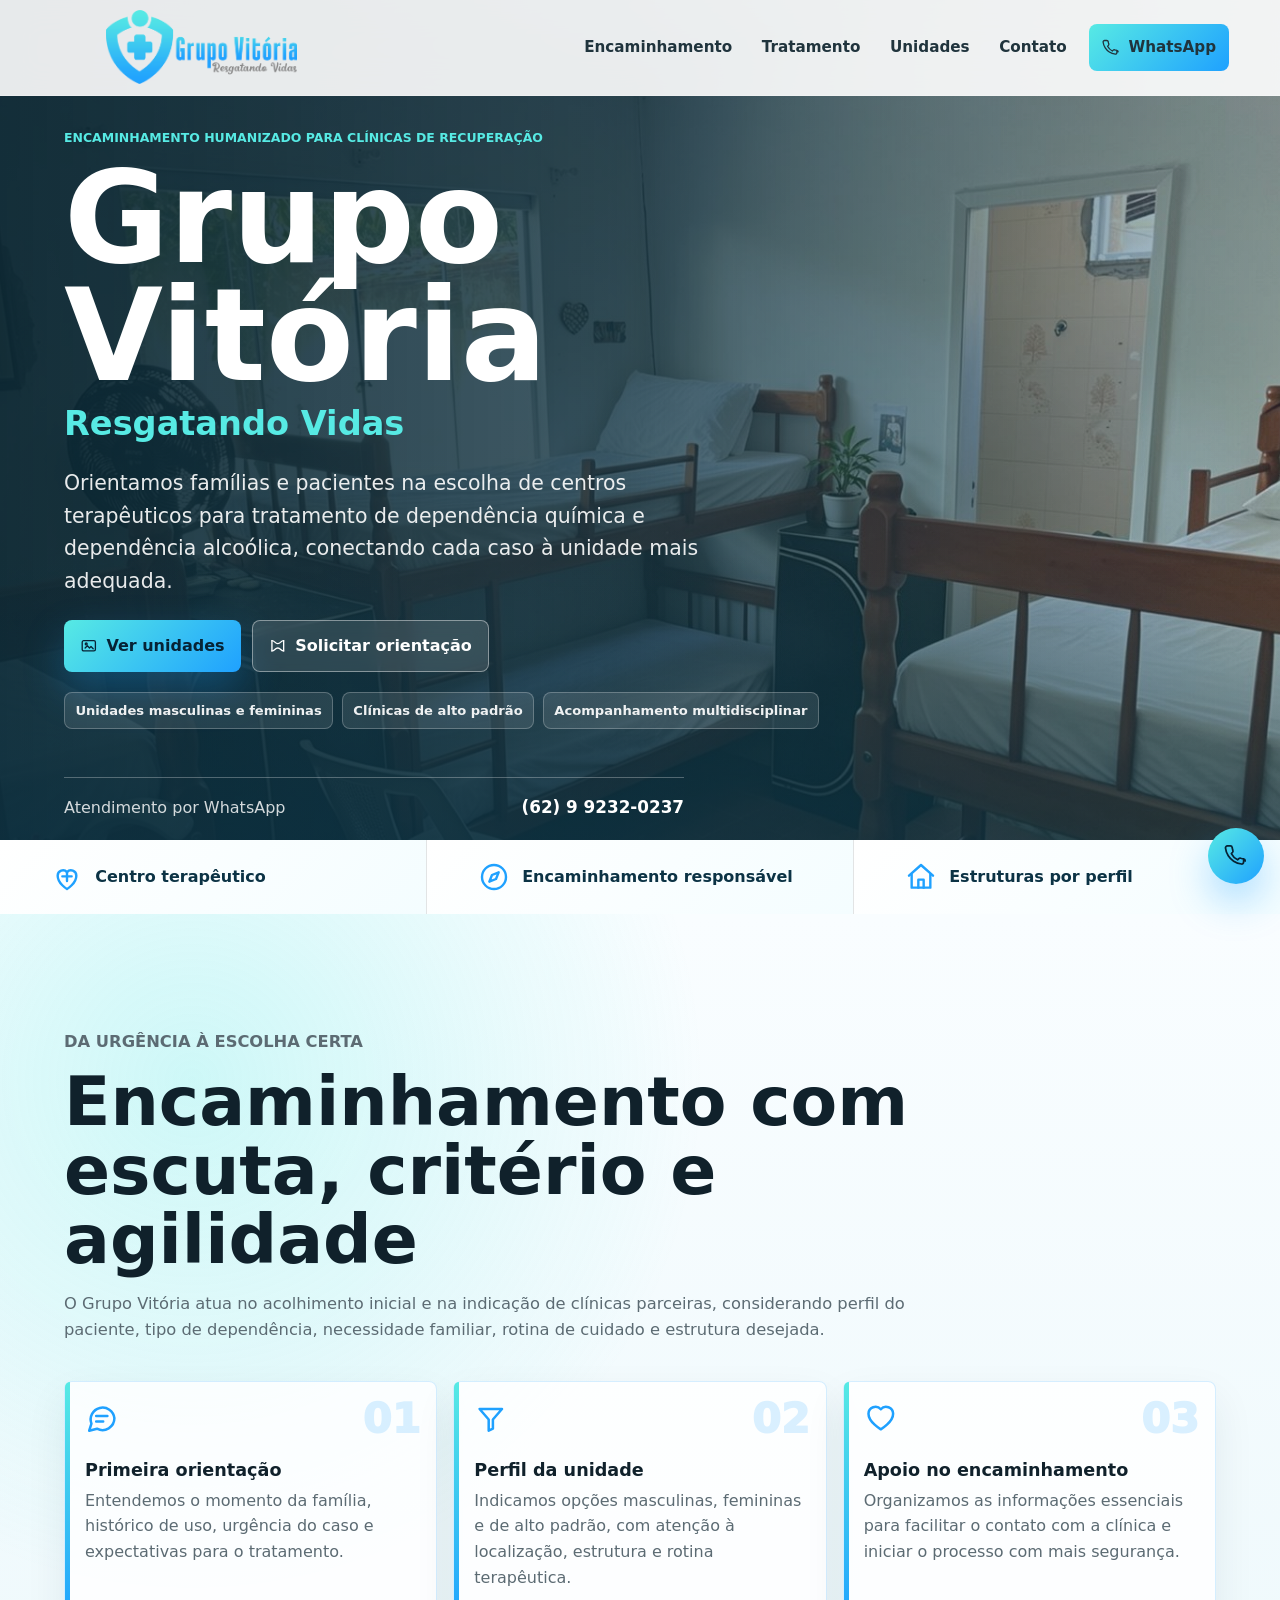
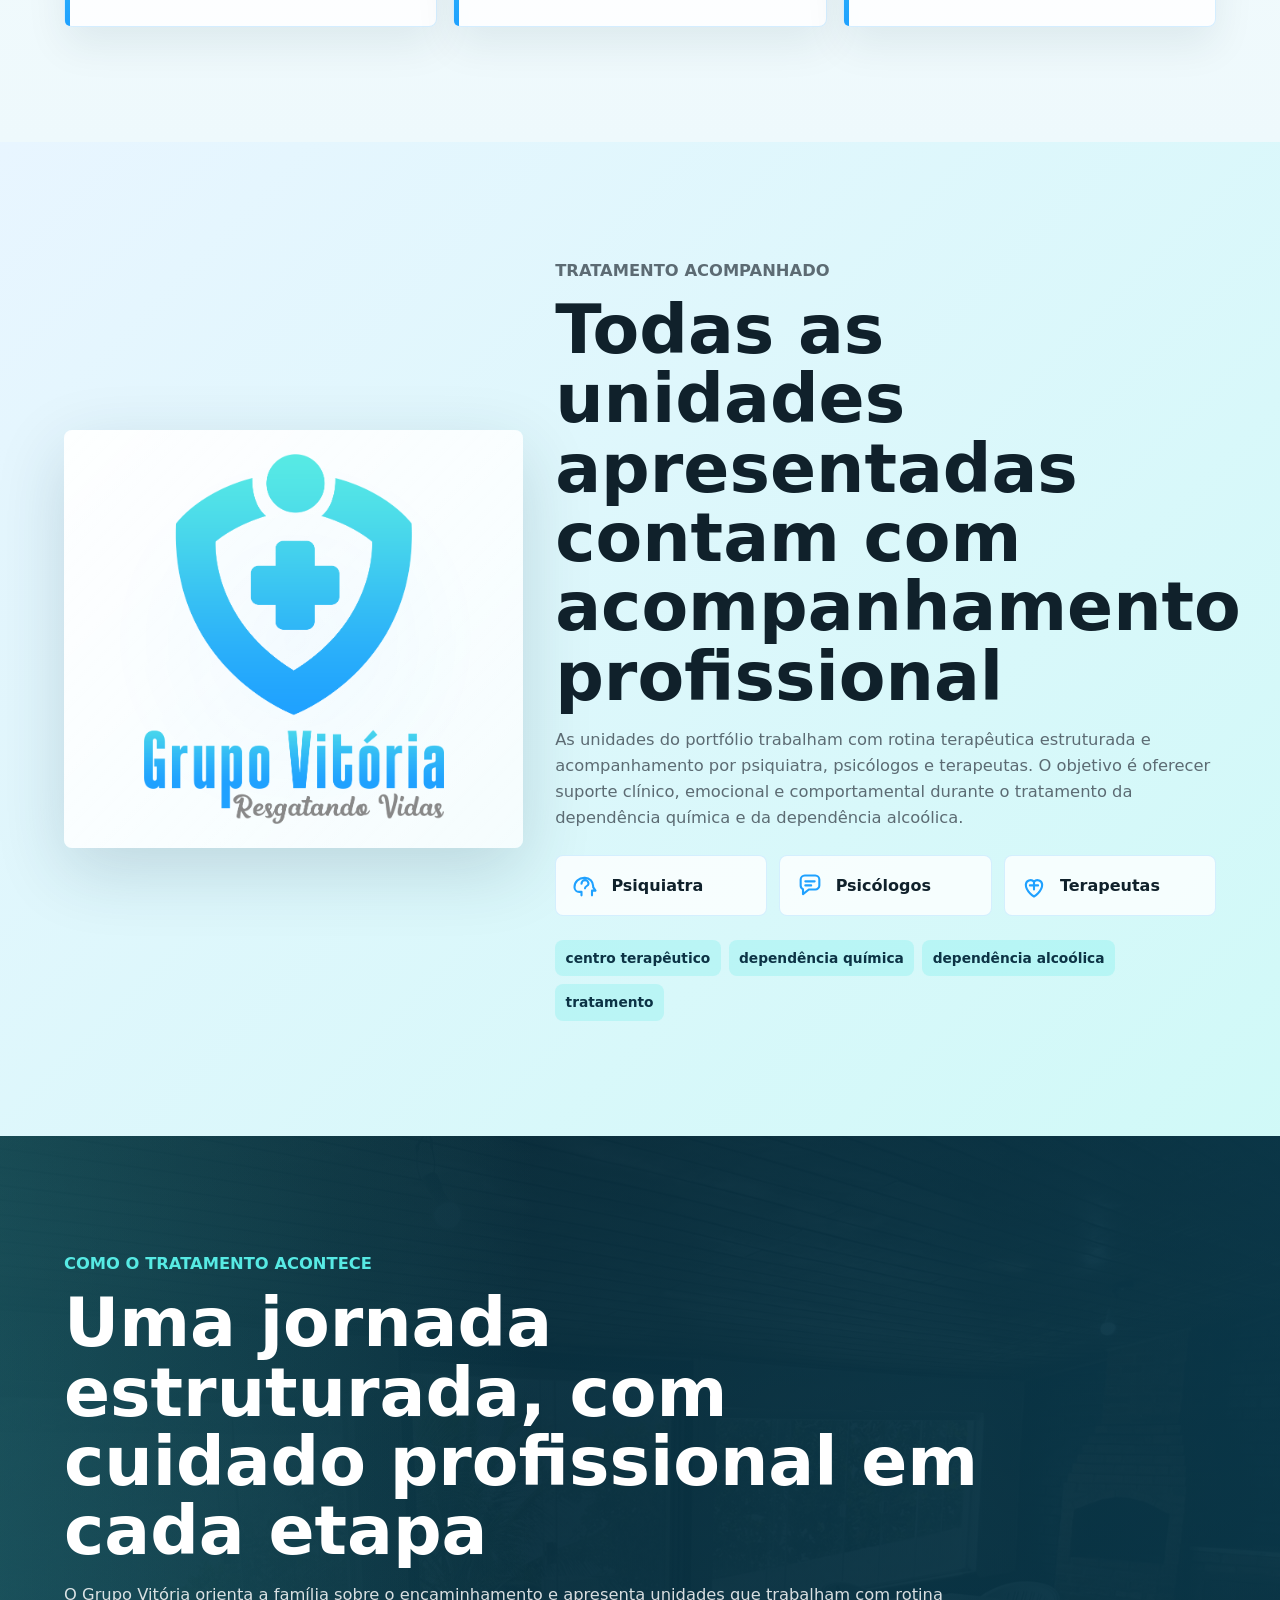
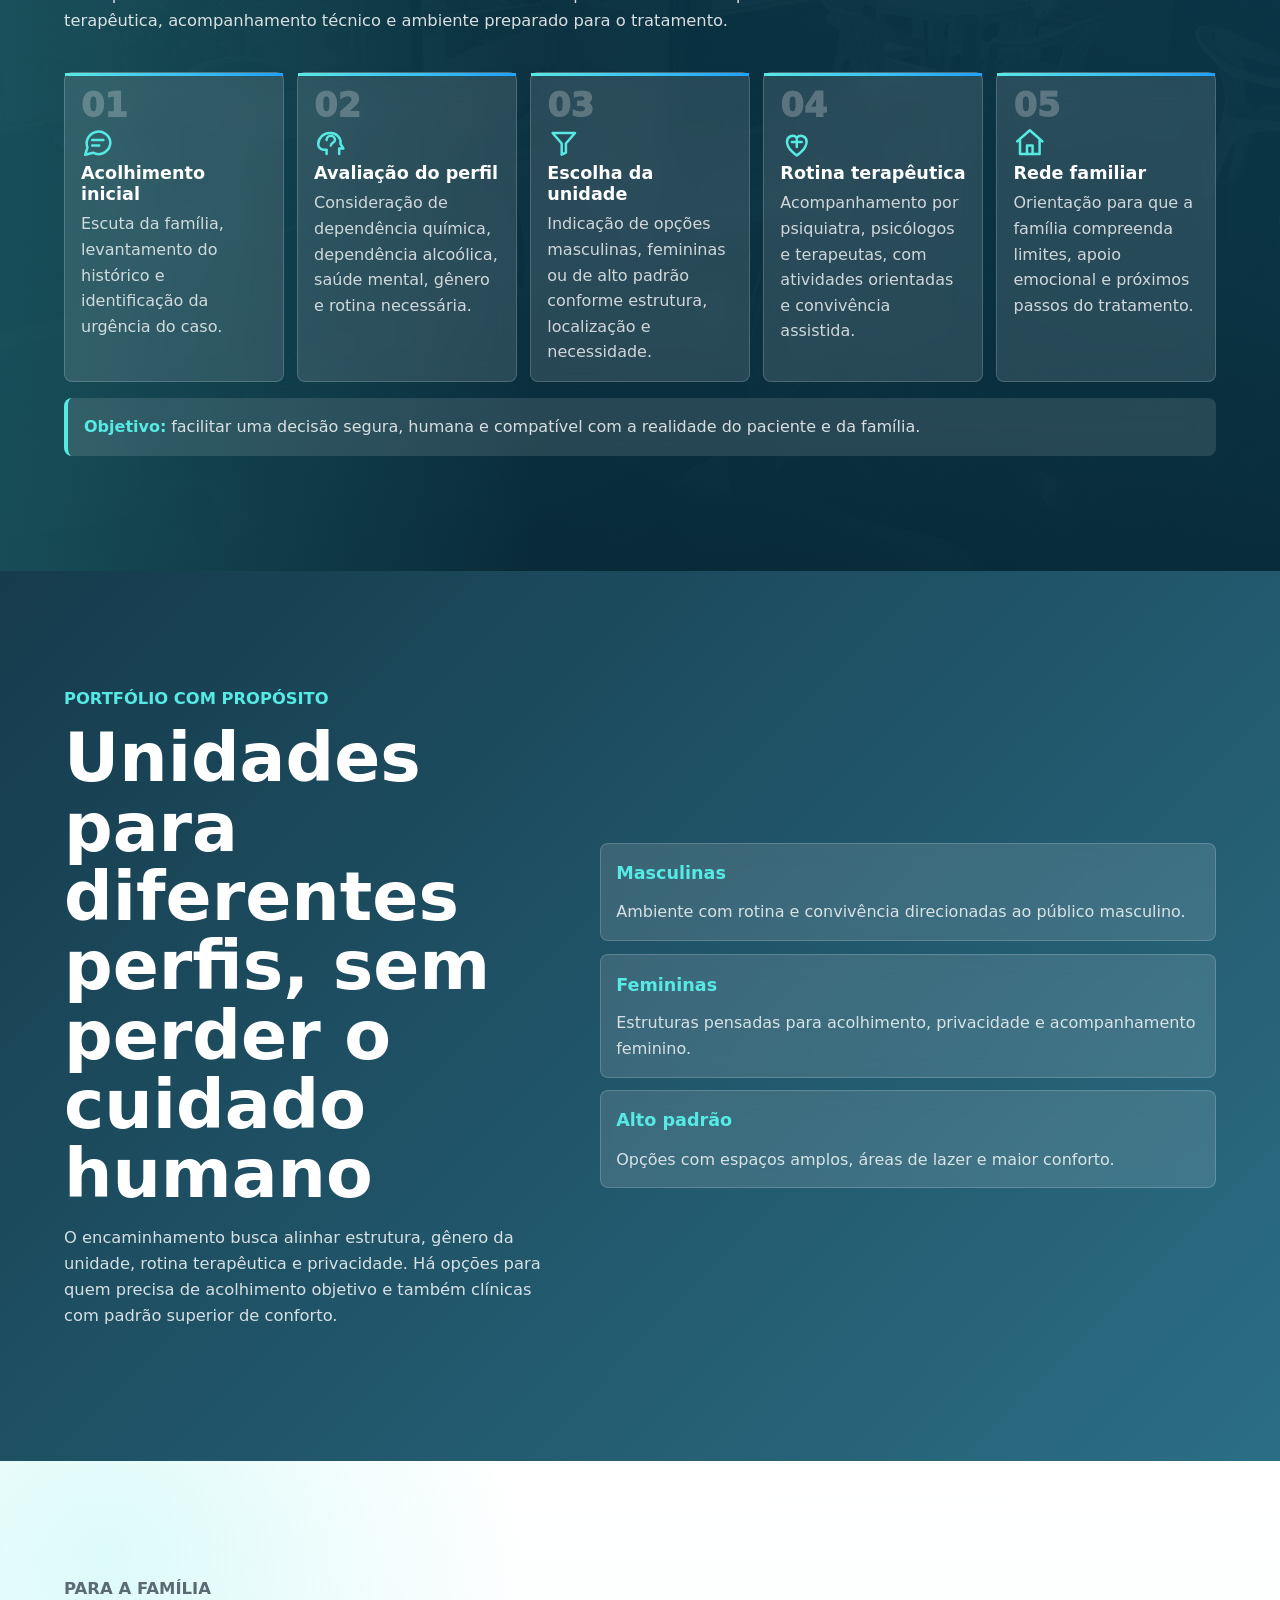
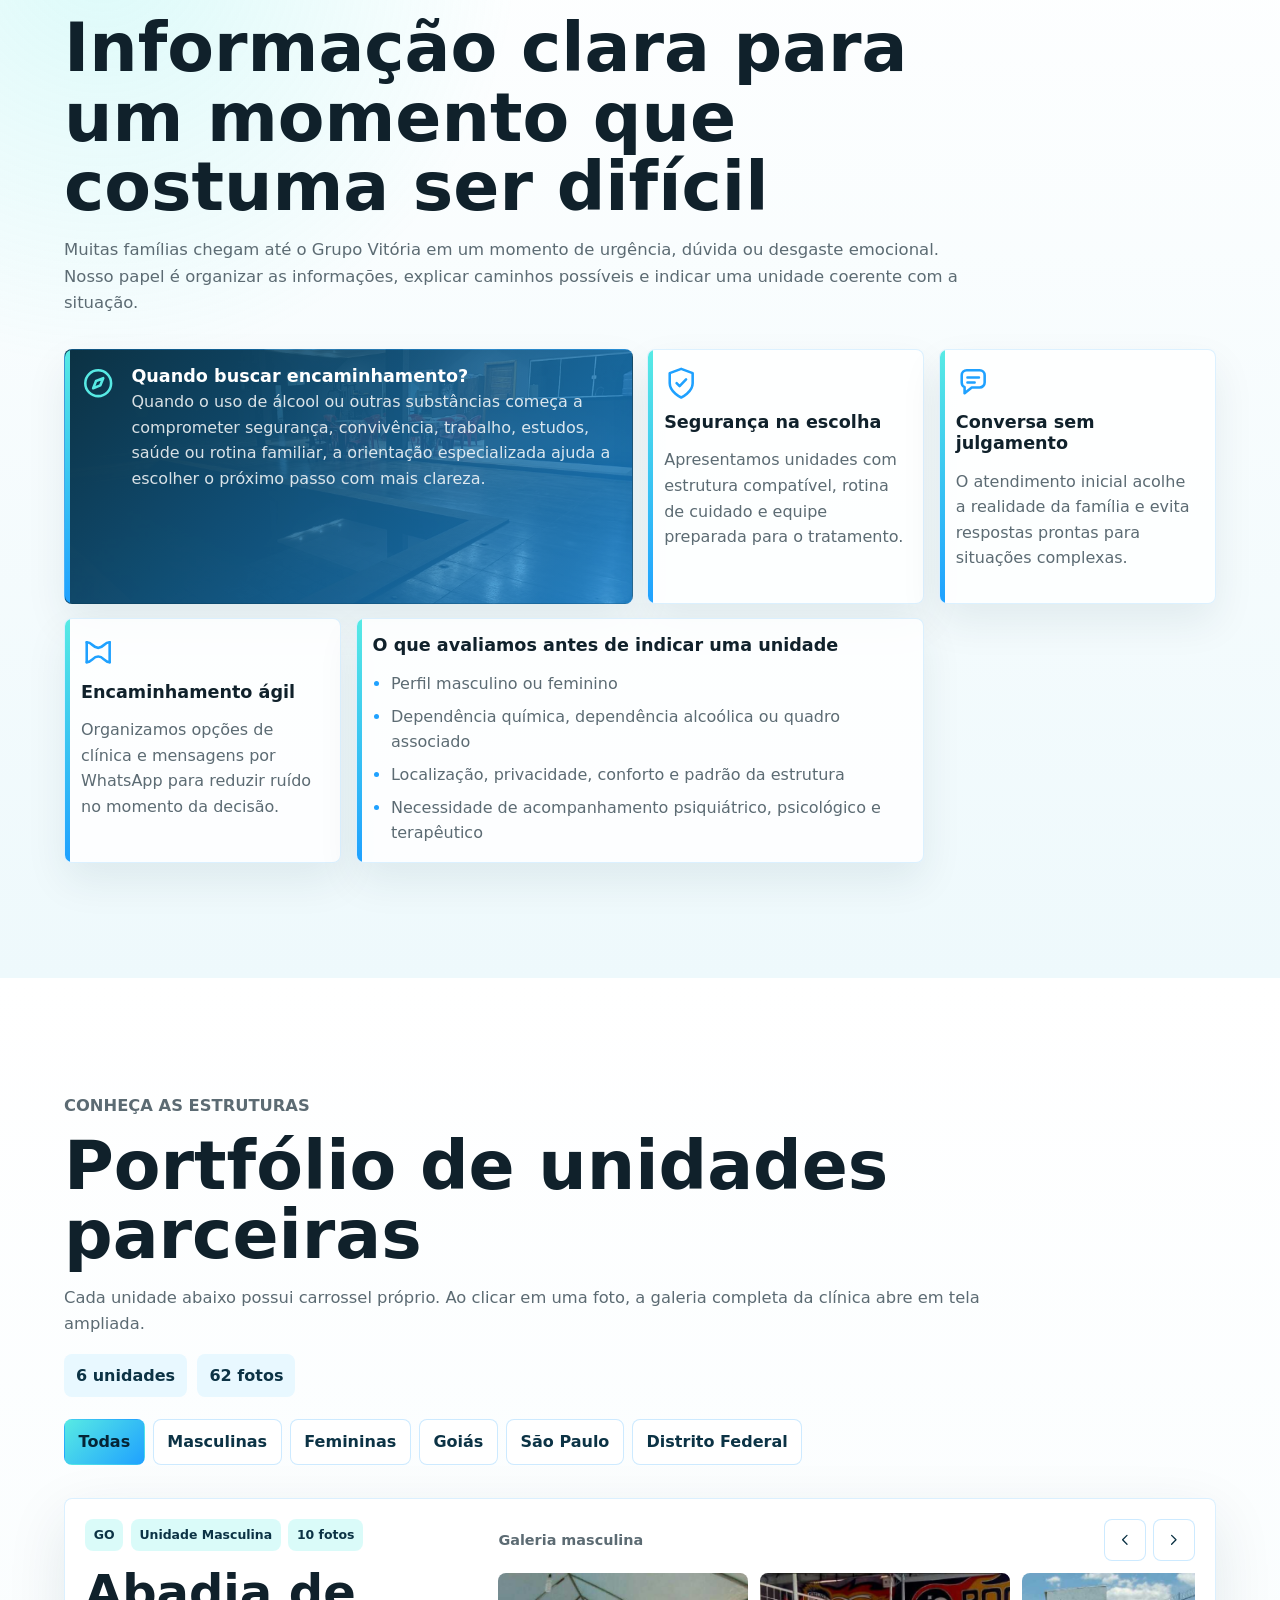
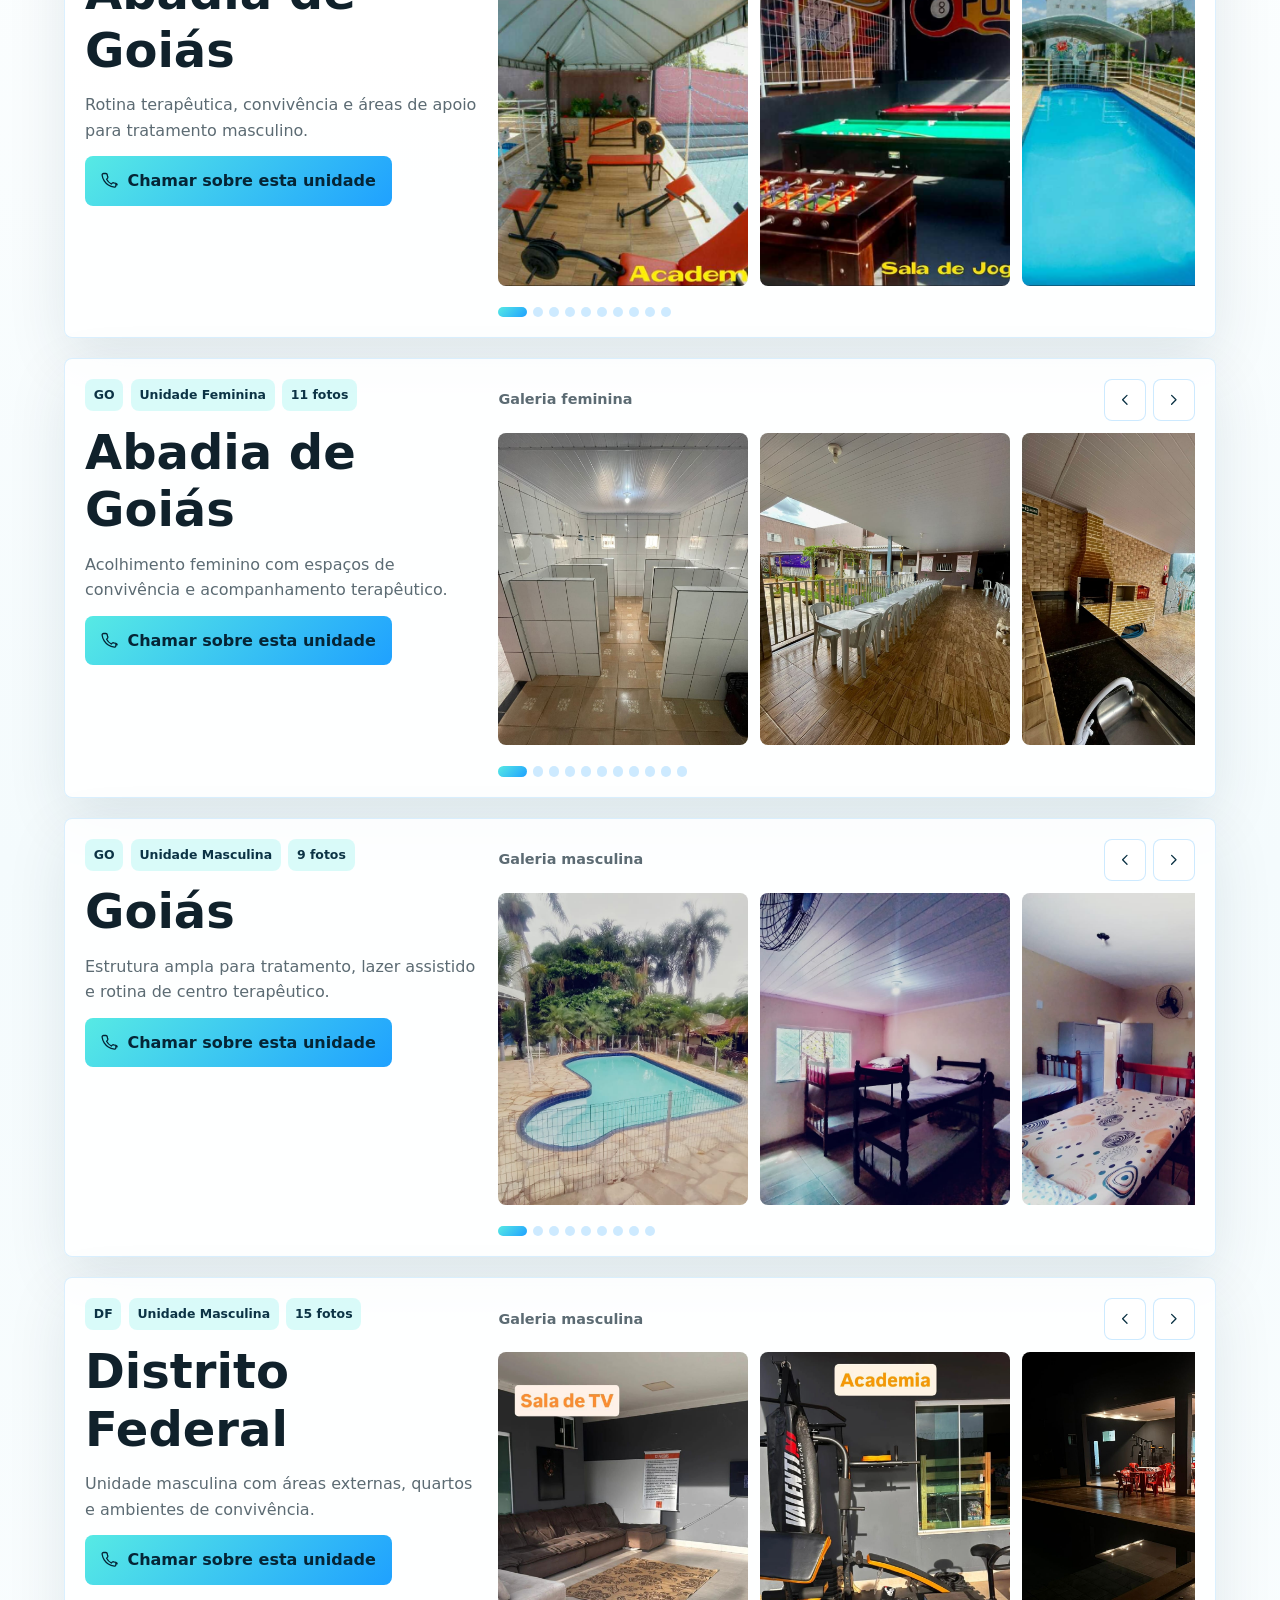
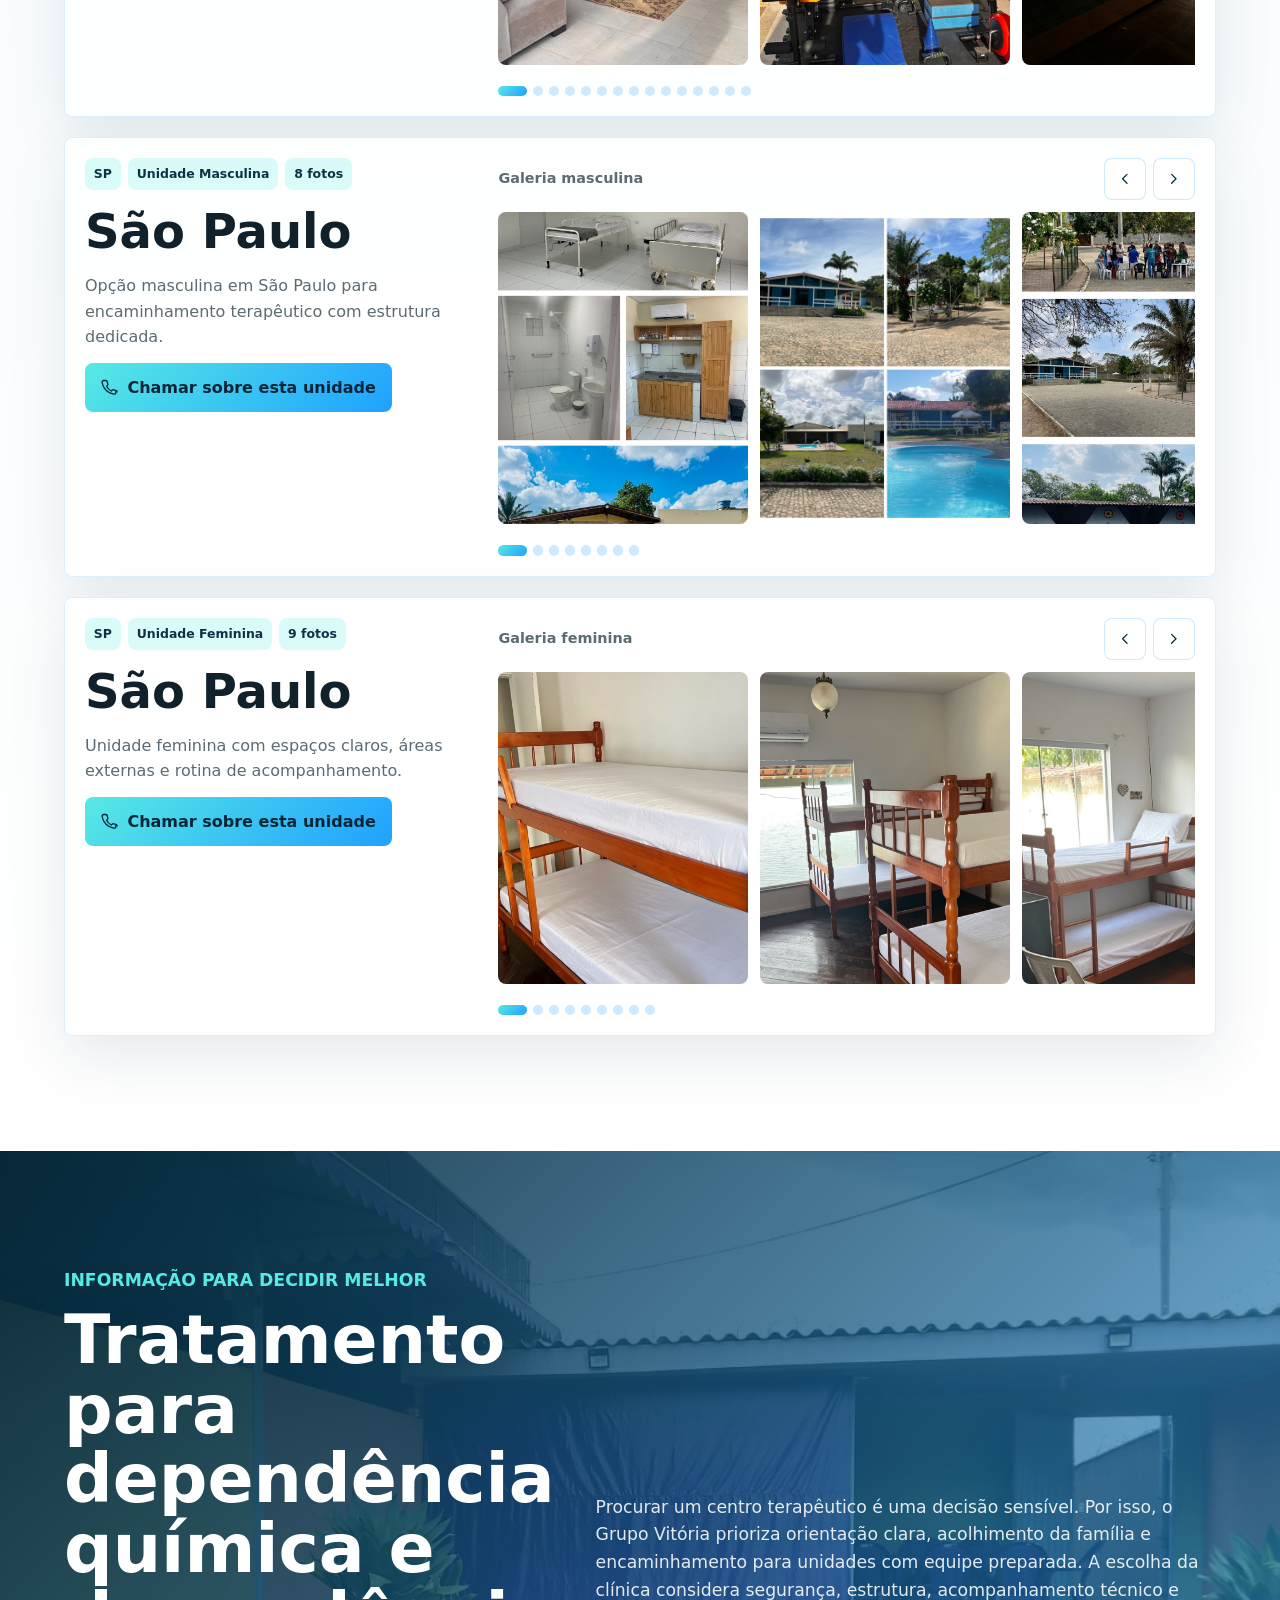
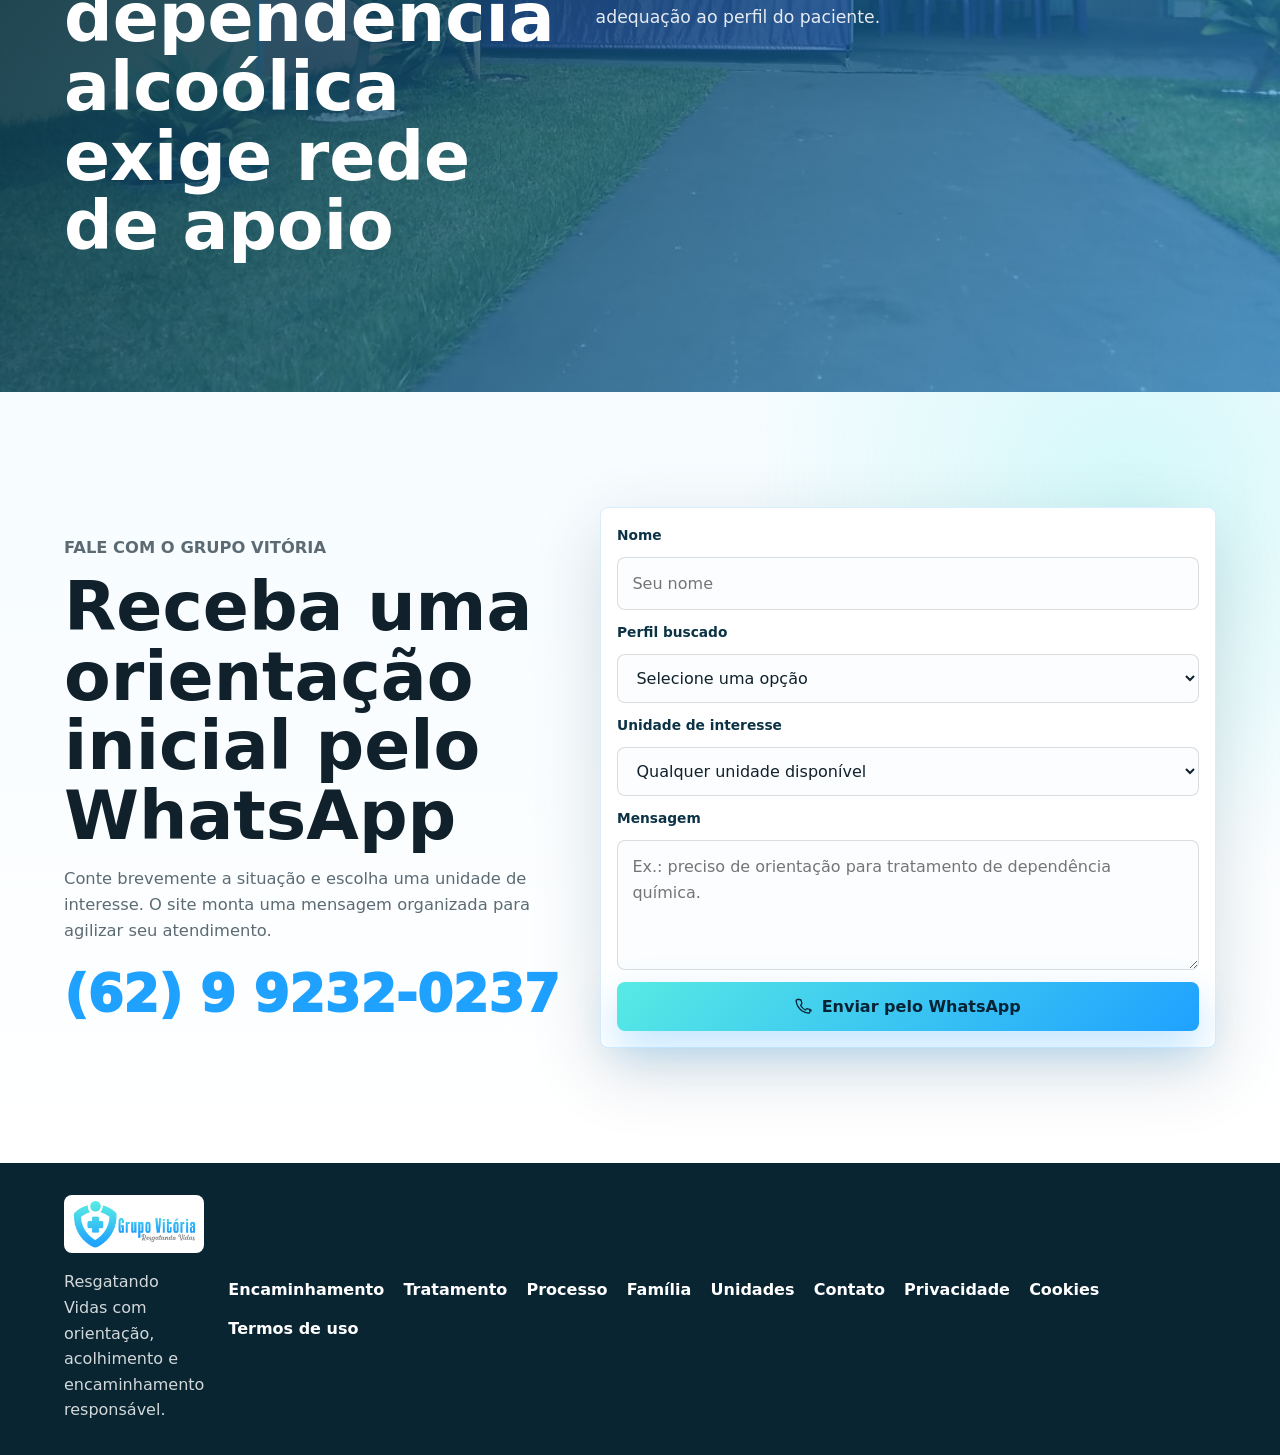
<file: site/index.html>
<!doctype html>
<html lang="pt-BR">
  <head>
    <meta charset="utf-8">
    <meta name="viewport" content="width=device-width, initial-scale=1">
    <title>Grupo Vitória | Encaminhamento para Clínicas de Recuperação</title>
    <meta name="description" content="Grupo Vitória - Resgatando Vidas. Encaminhamento humanizado para centros terapêuticos e clínicas de recuperação para dependência química e dependência alcoólica, com unidades masculinas, femininas e de alto padrão.">
    <meta name="keywords" content="Grupo Vitória, centro terapêutico, dependência química, dependência alcoólica, tratamento, clínica de recuperação, encaminhamento para clínica, clínicas masculinas, clínicas femininas">
    <meta name="author" content="Grupo Vitória">
    <meta name="robots" content="index, follow">
    <link rel="canonical" href="./">
    <meta name="theme-color" content="#1fa1ff">

    <meta property="og:locale" content="pt_BR">
    <meta property="og:type" content="website">
    <meta property="og:site_name" content="Grupo Vitória">
    <meta property="og:title" content="Grupo Vitória | Resgatando Vidas">
    <meta property="og:description" content="Encaminhamento humanizado para clínicas de recuperação e centros terapêuticos com acompanhamento por psiquiatra, psicólogos e terapeutas.">
    <meta property="og:url" content="https://grupovitoriago.com.br/site/">
    <meta property="og:image" content="https://grupovitoriago.com.br/site/opengraph.png">
    <meta property="og:image:width" content="1200">
    <meta property="og:image:height" content="630">
    <meta property="og:image:alt" content="Grupo Vitória - encaminhamento para clínicas de recuperação">
    <meta name="twitter:card" content="summary_large_image">
    <meta name="twitter:title" content="Grupo Vitória | Resgatando Vidas">
    <meta name="twitter:description" content="Encaminhamento para tratamento de dependência química e dependência alcoólica em unidades masculinas e femininas.">
    <meta name="twitter:image" content="https://grupovitoriago.com.br/site/opengraph.png">

    <link rel="icon" href="favicon.png" type="image/png">
    <link rel="icon" type="image/png" sizes="32x32" href="assets/img/favicons/favicon-32x32.png">
    <link rel="icon" type="image/png" sizes="16x16" href="assets/img/favicons/favicon-16x16.png">
    <link rel="apple-touch-icon" sizes="180x180" href="assets/img/favicons/apple-touch-icon.png">
    <link rel="manifest" href="assets/img/favicons/site.webmanifest">
    <link rel="preload" as="image" href="unidades/sao-paulo/feminina/1/IMG-20260610-WA0076.jpg">
    <link rel="stylesheet" href="assets/css/site.css">

    <!-- Google tag (gtag.js) -->
<script async src="https://www.googletagmanager.com/gtag/js?id=G-3H2547ZH31"></script>
<script>
  window.dataLayer = window.dataLayer || [];
  function gtag(){dataLayer.push(arguments);}
  gtag('js', new Date());

  gtag('config', 'G-3H2547ZH31');
</script>

    <script type="application/ld+json">
      {
        "@context": "https://schema.org",
        "@type": "Organization",
        "name": "Grupo Vitória",
        "slogan": "Resgatando Vidas",
        "url": "./",
        "telephone": "+55 62 99232-0237",
        "logo": "assets/brand/logo-horizontal.png",
        "description": "Encaminhamento para centros terapêuticos e clínicas de recuperação para dependência química e dependência alcoólica.",
        "areaServed": ["Goiás", "Distrito Federal", "São Paulo"],
        "contactPoint": {
          "@type": "ContactPoint",
          "telephone": "+55 62 99232-0237",
          "contactType": "Atendimento e encaminhamento",
          "availableLanguage": "Portuguese"
        }
      }
    </script>
  </head>
  <body>
    <header class="site-header" data-header>
      <a class="brand" href="#top" aria-label="Grupo Vitória">
        <img src="assets/brand/logo-horizontal.png" width="1683" height="652" alt="Grupo Vitória - Resgatando Vidas">
      </a>

      <button class="nav-toggle" type="button" aria-label="Abrir menu" aria-expanded="false" data-nav-toggle>
        <span></span>
        <span></span>
        <span></span>
      </button>

      <nav class="site-nav" aria-label="Navegação principal" data-nav>
        <a href="#encaminhamento">Encaminhamento</a>
        <a href="#tratamento">Tratamento</a>
        <a href="#unidades">Unidades</a>
        <a href="#contato">Contato</a>
        <a class="nav-cta" href="https://wa.me/5562992320237?text=Ol%C3%A1%2C%20Grupo%20Vit%C3%B3ria.%20Gostaria%20de%20receber%20orienta%C3%A7%C3%A3o%20sobre%20encaminhamento." data-wa-default>
          <svg aria-hidden="true"><use href="#icon-phone"></use></svg>
          WhatsApp
        </a>
      </nav>
    </header>

    <main id="top">
      <section class="hero" aria-labelledby="hero-title">
        <div class="hero-inner">
          <p class="eyebrow">Encaminhamento humanizado para clínicas de recuperação</p>
          <h1 id="hero-title">Grupo Vitória</h1>
          <p class="hero-slogan">Resgatando Vidas</p>
          <p class="hero-copy">
            Orientamos famílias e pacientes na escolha de centros terapêuticos para tratamento de dependência química e dependência alcoólica, conectando cada caso à unidade mais adequada.
          </p>

          <div class="hero-actions">
            <a class="button button-primary" href="#unidades">
              <svg aria-hidden="true"><use href="#icon-gallery"></use></svg>
              Ver unidades
            </a>
            <a class="button button-ghost" href="#contato">
              <svg aria-hidden="true"><use href="#icon-route"></use></svg>
              Solicitar orientação
            </a>
          </div>

          <ul class="hero-points" aria-label="Diferenciais do Grupo Vitória">
            <li>Unidades masculinas e femininas</li>
            <li>Clínicas de alto padrão</li>
            <li>Acompanhamento multidisciplinar</li>
          </ul>
        </div>

        <div class="hero-status" aria-label="Resumo de atendimento">
          <span>Atendimento por WhatsApp</span>
          <strong>(62) 9 9232-0237</strong>
        </div>
      </section>

      <section class="trust-band" aria-label="Áreas de atuação">
        <div class="trust-item">
          <svg aria-hidden="true"><use href="#icon-therapy"></use></svg>
          <span>Centro terapêutico</span>
        </div>
        <div class="trust-item">
          <svg aria-hidden="true"><use href="#icon-compass"></use></svg>
          <span>Encaminhamento responsável</span>
        </div>
        <div class="trust-item">
          <svg aria-hidden="true"><use href="#icon-home"></use></svg>
          <span>Estruturas por perfil</span>
        </div>
      </section>

      <section class="section route-section" id="encaminhamento" aria-labelledby="route-title">
        <div class="section-head">
          <p class="eyebrow">Da urgência à escolha certa</p>
          <h2 id="route-title">Encaminhamento com escuta, critério e agilidade</h2>
          <p>
            O Grupo Vitória atua no acolhimento inicial e na indicação de clínicas parceiras, considerando perfil do paciente, tipo de dependência, necessidade familiar, rotina de cuidado e estrutura desejada.
          </p>
        </div>

        <div class="route-map">
          <article class="route-step">
            <span class="step-number">01</span>
            <svg aria-hidden="true"><use href="#icon-chat"></use></svg>
            <h3>Primeira orientação</h3>
            <p>Entendemos o momento da família, histórico de uso, urgência do caso e expectativas para o tratamento.</p>
          </article>
          <article class="route-step">
            <span class="step-number">02</span>
            <svg aria-hidden="true"><use href="#icon-filter"></use></svg>
            <h3>Perfil da unidade</h3>
            <p>Indicamos opções masculinas, femininas e de alto padrão, com atenção à localização, estrutura e rotina terapêutica.</p>
          </article>
          <article class="route-step">
            <span class="step-number">03</span>
            <svg aria-hidden="true"><use href="#icon-heart"></use></svg>
            <h3>Apoio no encaminhamento</h3>
            <p>Organizamos as informações essenciais para facilitar o contato com a clínica e iniciar o processo com mais segurança.</p>
          </article>
        </div>
      </section>

      <section class="section care-section" id="tratamento" aria-labelledby="care-title">
        <div class="care-grid">
          <div class="care-brand" aria-label="Grupo Vitória - Resgatando Vidas">
            <img src="assets/brand/logo-vertical.png" width="751" height="925" loading="lazy" alt="Logotipo vertical do Grupo Vitória">
          </div>

          <div class="care-copy">
            <p class="eyebrow">Tratamento acompanhado</p>
            <h2 id="care-title">Todas as unidades apresentadas contam com acompanhamento profissional</h2>
            <p>
              As unidades do portfólio trabalham com rotina terapêutica estruturada e acompanhamento por psiquiatra, psicólogos e terapeutas. O objetivo é oferecer suporte clínico, emocional e comportamental durante o tratamento da dependência química e da dependência alcoólica.
            </p>

            <div class="care-lanes" aria-label="Profissionais envolvidos no tratamento">
              <div>
                <svg aria-hidden="true"><use href="#icon-mind"></use></svg>
                <span>Psiquiatra</span>
              </div>
              <div>
                <svg aria-hidden="true"><use href="#icon-talk"></use></svg>
                <span>Psicólogos</span>
              </div>
              <div>
                <svg aria-hidden="true"><use href="#icon-therapy"></use></svg>
                <span>Terapeutas</span>
              </div>
            </div>

            <div class="keyword-flow" aria-label="Serviços relacionados">
              <span>centro terapêutico</span>
              <span>dependência química</span>
              <span>dependência alcoólica</span>
              <span>tratamento</span>
            </div>
          </div>
        </div>
      </section>

      <section class="section treatment-process-section" id="processo" aria-labelledby="process-title">
        <div class="section-head process-head">
          <p class="eyebrow">Como o tratamento acontece</p>
          <h2 id="process-title">Uma jornada estruturada, com cuidado profissional em cada etapa</h2>
          <p>
            O Grupo Vitória orienta a família sobre o encaminhamento e apresenta unidades que trabalham com rotina terapêutica, acompanhamento técnico e ambiente preparado para o tratamento.
          </p>
        </div>

        <div class="process-board" aria-label="Etapas do processo de tratamento">
          <article class="process-step">
            <span>01</span>
            <svg aria-hidden="true"><use href="#icon-chat"></use></svg>
            <h3>Acolhimento inicial</h3>
            <p>Escuta da família, levantamento do histórico e identificação da urgência do caso.</p>
          </article>
          <article class="process-step">
            <span>02</span>
            <svg aria-hidden="true"><use href="#icon-mind"></use></svg>
            <h3>Avaliação do perfil</h3>
            <p>Consideração de dependência química, dependência alcoólica, saúde mental, gênero e rotina necessária.</p>
          </article>
          <article class="process-step">
            <span>03</span>
            <svg aria-hidden="true"><use href="#icon-filter"></use></svg>
            <h3>Escolha da unidade</h3>
            <p>Indicação de opções masculinas, femininas ou de alto padrão conforme estrutura, localização e necessidade.</p>
          </article>
          <article class="process-step">
            <span>04</span>
            <svg aria-hidden="true"><use href="#icon-therapy"></use></svg>
            <h3>Rotina terapêutica</h3>
            <p>Acompanhamento por psiquiatra, psicólogos e terapeutas, com atividades orientadas e convivência assistida.</p>
          </article>
          <article class="process-step">
            <span>05</span>
            <svg aria-hidden="true"><use href="#icon-home"></use></svg>
            <h3>Rede familiar</h3>
            <p>Orientação para que a família compreenda limites, apoio emocional e próximos passos do tratamento.</p>
          </article>
        </div>

        <div class="process-note">
          <strong>Objetivo:</strong>
          <span>facilitar uma decisão segura, humana e compatível com a realidade do paciente e da família.</span>
        </div>
      </section>

      <section class="section profile-section" aria-labelledby="profile-title">
        <div class="profile-copy">
          <p class="eyebrow">Portfólio com propósito</p>
          <h2 id="profile-title">Unidades para diferentes perfis, sem perder o cuidado humano</h2>
          <p>
            O encaminhamento busca alinhar estrutura, gênero da unidade, rotina terapêutica e privacidade. Há opções para quem precisa de acolhimento objetivo e também clínicas com padrão superior de conforto.
          </p>
        </div>
        <div class="profile-rail" aria-label="Perfis atendidos">
          <div class="profile-chip">
            <strong>Masculinas</strong>
            <span>Ambiente com rotina e convivência direcionadas ao público masculino.</span>
          </div>
          <div class="profile-chip">
            <strong>Femininas</strong>
            <span>Estruturas pensadas para acolhimento, privacidade e acompanhamento feminino.</span>
          </div>
          <div class="profile-chip">
            <strong>Alto padrão</strong>
            <span>Opções com espaços amplos, áreas de lazer e maior conforto.</span>
          </div>
        </div>
      </section>

      <section class="section family-section" id="familia" aria-labelledby="family-title">
        <div class="family-intro">
          <p class="eyebrow">Para a família</p>
          <h2 id="family-title">Informação clara para um momento que costuma ser difícil</h2>
          <p>
            Muitas famílias chegam até o Grupo Vitória em um momento de urgência, dúvida ou desgaste emocional. Nosso papel é organizar as informações, explicar caminhos possíveis e indicar uma unidade coerente com a situação.
          </p>
        </div>

        <div class="family-grid">
          <article class="family-panel family-panel-wide">
            <svg aria-hidden="true"><use href="#icon-compass"></use></svg>
            <div>
              <h3>Quando buscar encaminhamento?</h3>
              <p>Quando o uso de álcool ou outras substâncias começa a comprometer segurança, convivência, trabalho, estudos, saúde ou rotina familiar, a orientação especializada ajuda a escolher o próximo passo com mais clareza.</p>
            </div>
          </article>
          <article class="family-panel">
            <svg aria-hidden="true"><use href="#icon-shield"></use></svg>
            <h3>Segurança na escolha</h3>
            <p>Apresentamos unidades com estrutura compatível, rotina de cuidado e equipe preparada para o tratamento.</p>
          </article>
          <article class="family-panel">
            <svg aria-hidden="true"><use href="#icon-talk"></use></svg>
            <h3>Conversa sem julgamento</h3>
            <p>O atendimento inicial acolhe a realidade da família e evita respostas prontas para situações complexas.</p>
          </article>
          <article class="family-panel">
            <svg aria-hidden="true"><use href="#icon-route"></use></svg>
            <h3>Encaminhamento ágil</h3>
            <p>Organizamos opções de clínica e mensagens por WhatsApp para reduzir ruído no momento da decisão.</p>
          </article>
          <article class="family-panel family-panel-list">
            <h3>O que avaliamos antes de indicar uma unidade</h3>
            <ul>
              <li>Perfil masculino ou feminino</li>
              <li>Dependência química, dependência alcoólica ou quadro associado</li>
              <li>Localização, privacidade, conforto e padrão da estrutura</li>
              <li>Necessidade de acompanhamento psiquiátrico, psicológico e terapêutico</li>
            </ul>
          </article>
        </div>
      </section>

      <section class="section units-section" id="unidades" aria-labelledby="units-title">
        <div class="section-head units-head">
          <p class="eyebrow">Conheça as estruturas</p>
          <h2 id="units-title">Portfólio de unidades parceiras</h2>
          <p>
            Cada unidade abaixo possui carrossel próprio. Ao clicar em uma foto, a galeria completa da clínica abre em tela ampliada.
          </p>
          <div class="unit-metrics" aria-label="Resumo do portfólio">
            <span><strong id="unitCount">0</strong> unidades</span>
            <span><strong id="photoCount">0</strong> fotos</span>
          </div>
        </div>

        <div class="unit-filters" aria-label="Filtrar unidades">
          <button type="button" class="is-active" data-filter="all">Todas</button>
          <button type="button" data-filter="masculina">Masculinas</button>
          <button type="button" data-filter="feminina">Femininas</button>
          <button type="button" data-filter="go">Goiás</button>
          <button type="button" data-filter="sp">São Paulo</button>
          <button type="button" data-filter="df">Distrito Federal</button>
        </div>

        <div class="unit-portfolio" id="unitPortfolio"></div>
      </section>

      <section class="section seo-section" aria-labelledby="seo-title">
        <div class="seo-layout">
          <div>
            <p class="eyebrow">Informação para decidir melhor</p>
            <h2 id="seo-title">Tratamento para dependência química e dependência alcoólica exige rede de apoio</h2>
          </div>
          <p>
            Procurar um centro terapêutico é uma decisão sensível. Por isso, o Grupo Vitória prioriza orientação clara, acolhimento da família e encaminhamento para unidades com equipe preparada. A escolha da clínica considera segurança, estrutura, acompanhamento técnico e adequação ao perfil do paciente.
          </p>
        </div>
      </section>

      <section class="section contact-section" id="contato" aria-labelledby="contact-title">
        <div class="contact-copy">
          <p class="eyebrow">Fale com o Grupo Vitória</p>
          <h2 id="contact-title">Receba uma orientação inicial pelo WhatsApp</h2>
          <p>
            Conte brevemente a situação e escolha uma unidade de interesse. O site monta uma mensagem organizada para agilizar seu atendimento.
          </p>
          <a class="phone-link" href="tel:+5562992320237">(62) 9 9232-0237</a>
        </div>

        <form class="contact-form" data-contact-form>
          <label for="contactName">Nome</label>
          <input id="contactName" name="name" type="text" autocomplete="name" placeholder="Seu nome">

          <label for="contactProfile">Perfil buscado</label>
          <select id="contactProfile" name="profile">
            <option value="não definido">Selecione uma opção</option>
            <option value="unidade masculina">Unidade masculina</option>
            <option value="unidade feminina">Unidade feminina</option>
            <option value="clínica de alto padrão">Clínica de alto padrão</option>
            <option value="orientação familiar">Orientação familiar</option>
          </select>

          <label for="contactUnit">Unidade de interesse</label>
          <select id="contactUnit" name="unit" data-contact-unit>
            <option value="">Qualquer unidade disponível</option>
          </select>

          <label for="contactMessage">Mensagem</label>
          <textarea id="contactMessage" name="message" rows="4" placeholder="Ex.: preciso de orientação para tratamento de dependência química."></textarea>

          <button class="button button-primary" type="submit">
            <svg aria-hidden="true"><use href="#icon-phone"></use></svg>
            Enviar pelo WhatsApp
          </button>
        </form>
      </section>
    </main>

    <footer class="site-footer">
      <div>
        <img src="assets/brand/logo-horizontal.png" width="1683" height="652" loading="lazy" alt="Grupo Vitória">
        <p>Resgatando Vidas com orientação, acolhimento e encaminhamento responsável.</p>
      </div>
      <nav aria-label="Links do rodapé">
        <a href="#encaminhamento">Encaminhamento</a>
        <a href="#tratamento">Tratamento</a>
        <a href="#processo">Processo</a>
        <a href="#familia">Família</a>
        <a href="#unidades">Unidades</a>
        <a href="#contato">Contato</a>
        <a href="../politicas.html#privacidade">Privacidade</a>
        <a href="../politicas.html#cookies">Cookies</a>
        <a href="../politicas.html#termos">Termos de uso</a>
      </nav>
    </footer>

    <a class="floating-wa" href="https://wa.me/5562992320237?text=Ol%C3%A1%2C%20Grupo%20Vit%C3%B3ria.%20Gostaria%20de%20receber%20orienta%C3%A7%C3%A3o." aria-label="Falar com o Grupo Vitória pelo WhatsApp" data-wa-default>
      <svg aria-hidden="true"><use href="#icon-phone"></use></svg>
    </a>

    <div class="gallery-modal" role="dialog" aria-modal="true" aria-hidden="true" aria-label="Galeria da unidade" data-modal>
      <div class="modal-backdrop" data-modal-close></div>
      <div class="modal-panel">
        <button class="modal-close" type="button" aria-label="Fechar galeria" data-modal-close>
          <svg aria-hidden="true"><use href="#icon-close"></use></svg>
        </button>
        <div class="modal-copy">
          <span data-modal-kicker>Unidade</span>
          <h2 data-modal-title>Galeria</h2>
        </div>
        <div class="modal-stage">
          <button class="modal-arrow modal-prev" type="button" aria-label="Foto anterior" data-modal-prev>
            <svg aria-hidden="true"><use href="#icon-arrow-left"></use></svg>
          </button>
          <img alt="" data-modal-image>
          <button class="modal-arrow modal-next" type="button" aria-label="Próxima foto" data-modal-next>
            <svg aria-hidden="true"><use href="#icon-arrow-right"></use></svg>
          </button>
        </div>
        <div class="modal-thumbs" data-modal-thumbs></div>
        <a class="modal-wa" href="#" data-modal-wa>
          <svg aria-hidden="true"><use href="#icon-phone"></use></svg>
          Conversar sobre esta unidade
        </a>
      </div>
    </div>

    <svg class="icon-sprite" aria-hidden="true">
      <symbol id="icon-phone" viewBox="0 0 24 24">
        <path d="M20.3 15.7v3a2 2 0 0 1-2.2 2 18.6 18.6 0 0 1-8.1-2.9 18.2 18.2 0 0 1-5.6-5.6 18.6 18.6 0 0 1-2.9-8.1A2 2 0 0 1 3.5 2h3a2 2 0 0 1 2 1.7c.1 1 .4 2 .7 2.9a2 2 0 0 1-.4 2.1L7.6 9.9a15.5 15.5 0 0 0 6.5 6.5l1.2-1.2a2 2 0 0 1 2.1-.4c.9.3 1.9.6 2.9.7a2 2 0 0 1 1.7 2Z"/>
      </symbol>
      <symbol id="icon-route" viewBox="0 0 24 24">
        <path d="M4 19c4 0 4-4 8-4s4 4 8 4"/>
        <path d="M4 5c4 0 4 4 8 4s4-4 8-4"/>
        <path d="M4 5v14M20 5v14"/>
      </symbol>
      <symbol id="icon-gallery" viewBox="0 0 24 24">
        <rect x="3" y="5" width="18" height="14" rx="2"/>
        <path d="m7 15 3-3 3 3 2-2 3 3"/>
        <circle cx="8.5" cy="9.5" r="1.3"/>
      </symbol>
      <symbol id="icon-therapy" viewBox="0 0 24 24">
        <path d="M12 21s-7-4.2-7-10a4 4 0 0 1 7-2.6A4 4 0 0 1 19 11c0 5.8-7 10-7 10Z"/>
        <path d="M12 8v7M8.5 11.5h7"/>
      </symbol>
      <symbol id="icon-compass" viewBox="0 0 24 24">
        <circle cx="12" cy="12" r="9"/>
        <path d="m15.5 8.5-2 5-5 2 2-5 5-2Z"/>
      </symbol>
      <symbol id="icon-home" viewBox="0 0 24 24">
        <path d="m3 11 9-8 9 8"/>
        <path d="M5 10v10h14V10"/>
        <path d="M10 20v-6h4v6"/>
      </symbol>
      <symbol id="icon-chat" viewBox="0 0 24 24">
        <path d="M21 11.5a8.5 8.5 0 0 1-12.4 7.6L3 20.5l1.6-5A8.5 8.5 0 1 1 21 11.5Z"/>
        <path d="M8 10h8M8 14h5"/>
      </symbol>
      <symbol id="icon-filter" viewBox="0 0 24 24">
        <path d="M4 5h16l-6.5 7.5V19l-3 1.5v-8L4 5Z"/>
      </symbol>
      <symbol id="icon-heart" viewBox="0 0 24 24">
        <path d="M20.8 8.4a5 5 0 0 0-8.8-3.2 5 5 0 0 0-8.8 3.2c0 6 8.8 11.1 8.8 11.1s8.8-5.1 8.8-11.1Z"/>
      </symbol>
      <symbol id="icon-mind" viewBox="0 0 24 24">
        <path d="M9 20v-3H7a4 4 0 0 1-4-4c0-4.4 3.7-8 8.3-8H12a7 7 0 0 1 7 7v1l2 3h-3v4"/>
        <path d="M9 10a3 3 0 0 1 6 0c0 2-3 2-3 4"/>
      </symbol>
      <symbol id="icon-talk" viewBox="0 0 24 24">
        <path d="M4 6.5A3.5 3.5 0 0 1 7.5 3h9A3.5 3.5 0 0 1 20 6.5v5a3.5 3.5 0 0 1-3.5 3.5H11l-5 4v-4.2a3.5 3.5 0 0 1-2-3.2v-5.1Z"/>
        <path d="M8 8h8M8 11.5h5"/>
      </symbol>
      <symbol id="icon-shield" viewBox="0 0 24 24">
        <path d="M12 22s8-3.8 8-10V5l-8-3-8 3v7c0 6.2 8 10 8 10Z"/>
        <path d="m8.8 12 2.1 2.1 4.5-4.7"/>
      </symbol>
      <symbol id="icon-close" viewBox="0 0 24 24">
        <path d="M6 6l12 12M18 6 6 18"/>
      </symbol>
      <symbol id="icon-arrow-left" viewBox="0 0 24 24">
        <path d="m15 18-6-6 6-6"/>
      </symbol>
      <symbol id="icon-arrow-right" viewBox="0 0 24 24">
        <path d="m9 6 6 6-6 6"/>
      </symbol>
    </svg>

    <script src="assets/js/site.js" defer></script>
  </body>
</html>
</file>
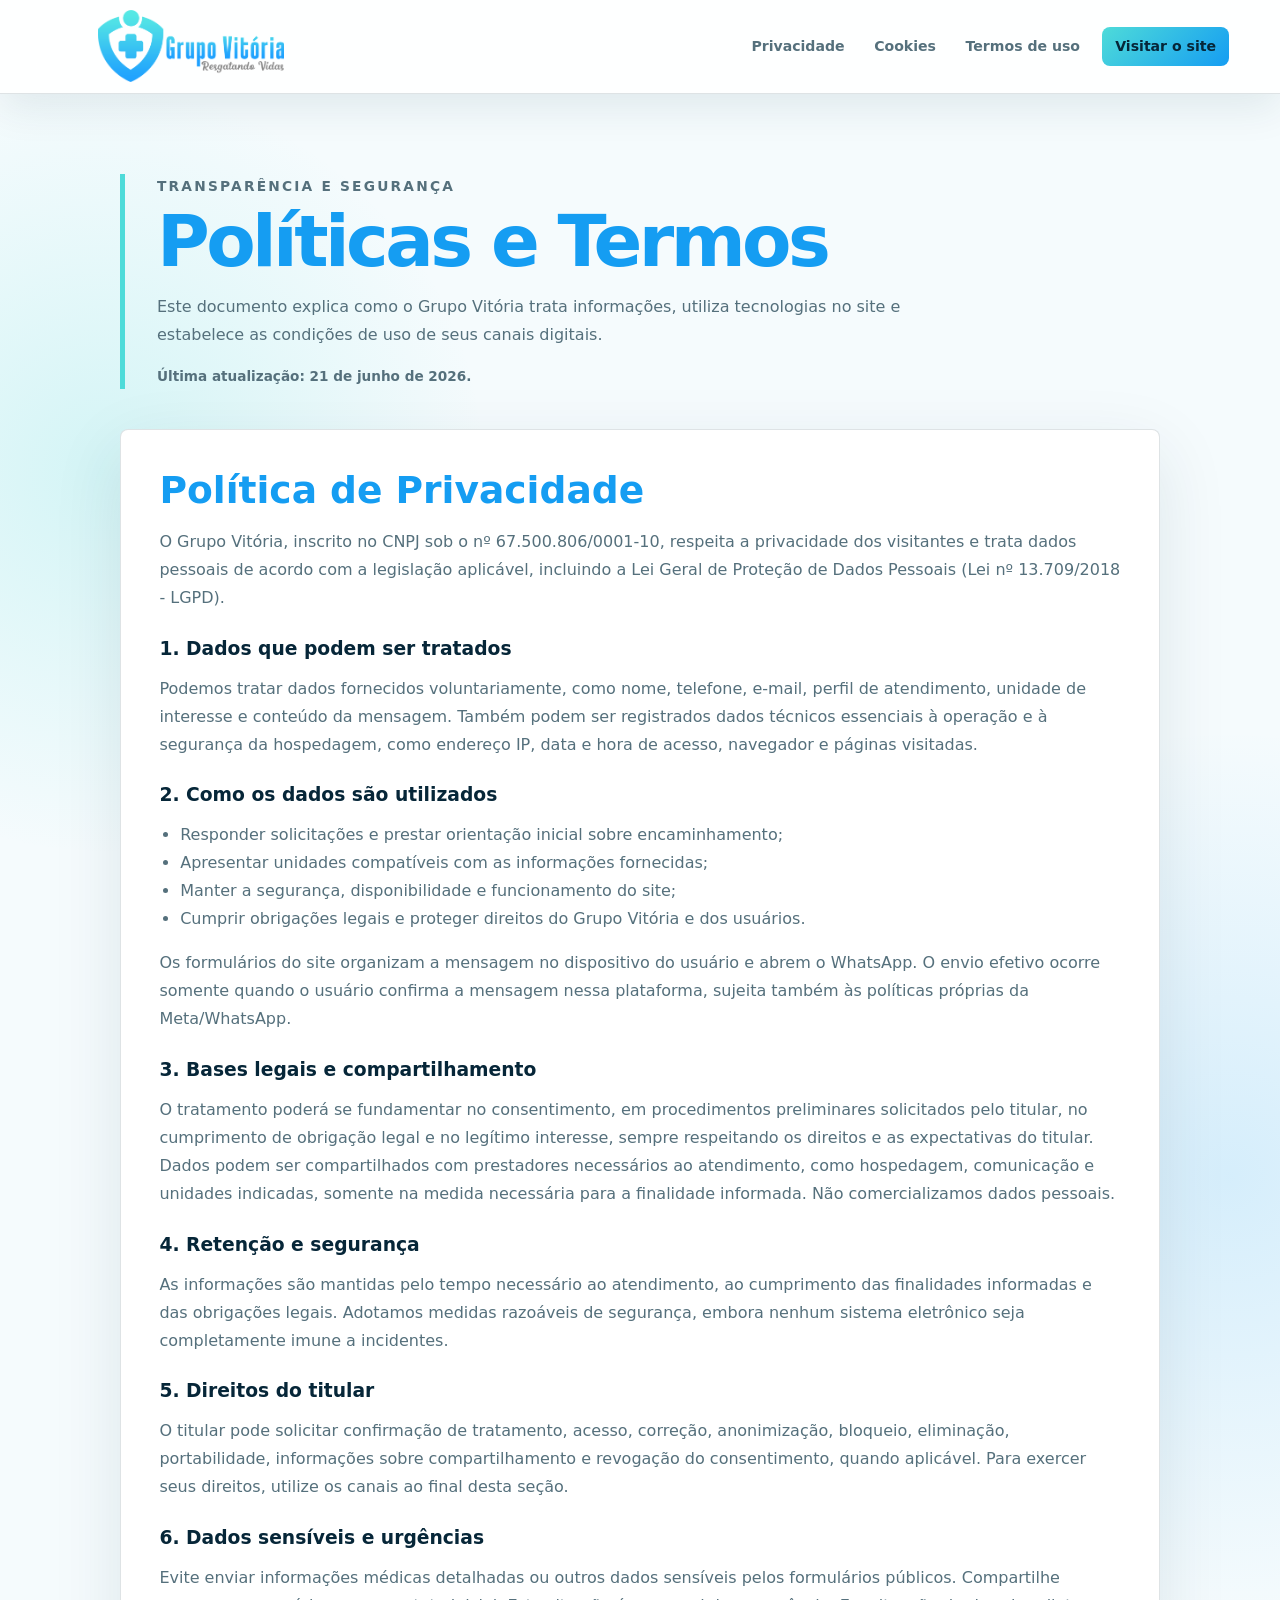
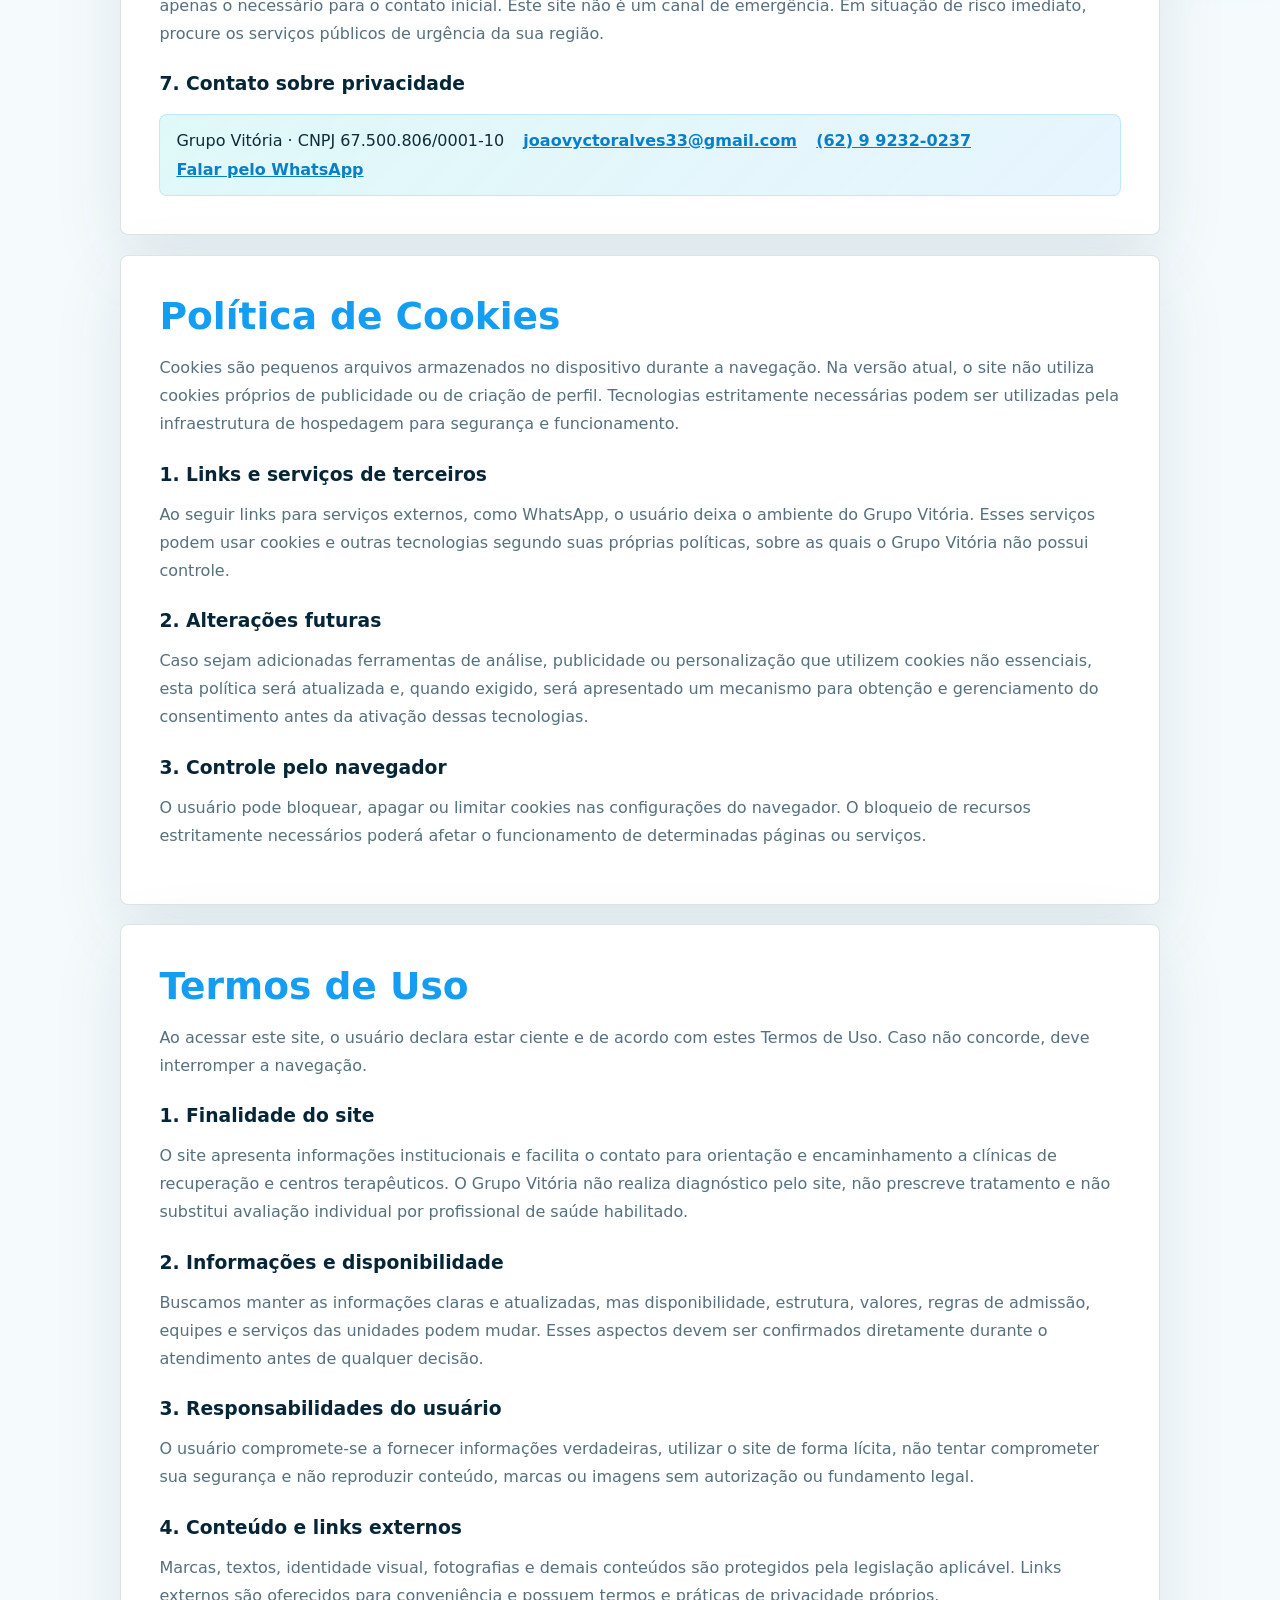
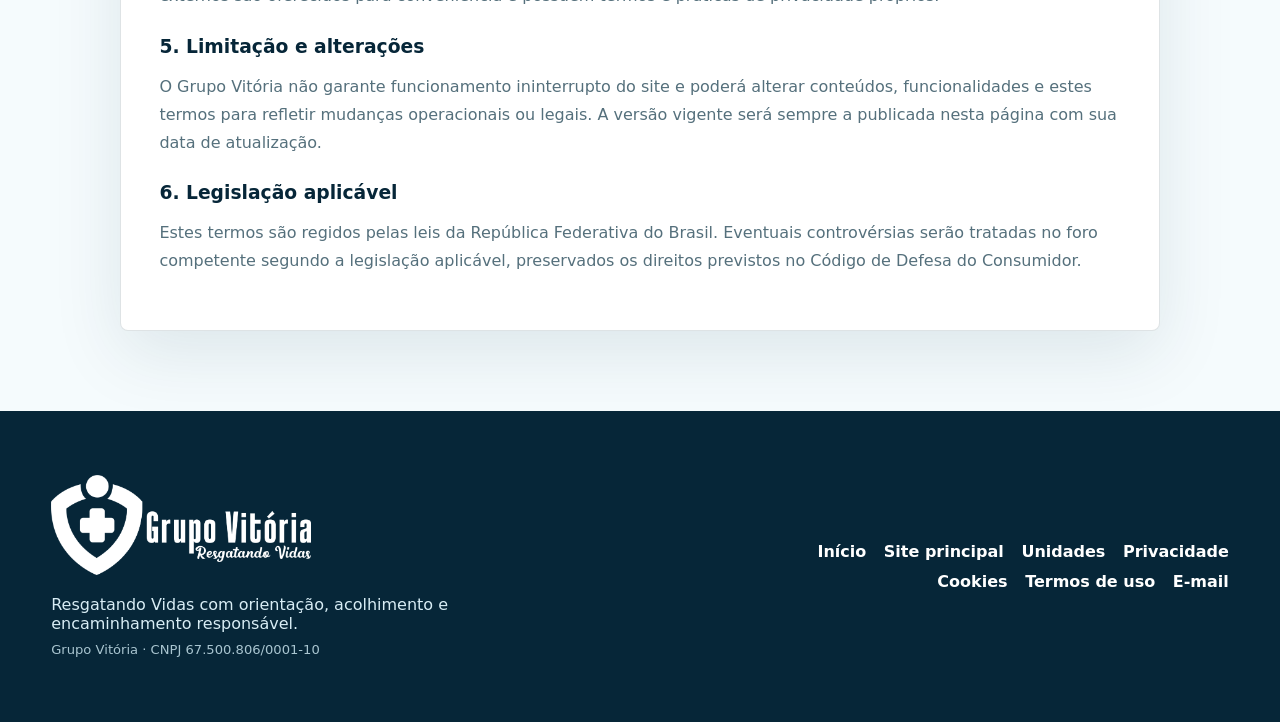
<file: politicas.html>
<!doctype html>
<html lang="pt-BR">
  <head>
    <meta charset="utf-8">
    <meta name="viewport" content="width=device-width, initial-scale=1">
    <title>Políticas e Termos | Grupo Vitória</title>
    <meta name="description" content="Política de Privacidade, Política de Cookies e Termos de Uso do site Grupo Vitória.">
    <meta name="robots" content="index, follow">
    <link rel="canonical" href="politicas.html">
    <meta name="theme-color" content="#159df2">
    <meta property="og:locale" content="pt_BR">
    <meta property="og:type" content="website">
    <meta property="og:site_name" content="Grupo Vitória">
    <meta property="og:title" content="Políticas e Termos | Grupo Vitória">
    <meta property="og:description" content="Consulte a Política de Privacidade, a Política de Cookies e os Termos de Uso do Grupo Vitória.">
    <meta property="og:url" content="https://grupovitoriago.com.br/politicas.html">
    <meta property="og:image" content="https://grupovitoriago.com.br/opengraph.png">
    <link rel="icon" href="favicon.png" type="image/png">
    <link rel="stylesheet" href="landing-assets/landing.css">
  </head>
  <body class="legal-page">
    <header class="legal-header">
      <a class="legal-brand" href="./" aria-label="Grupo Vitória - página inicial">
        <img src="site/assets/brand/logo-horizontal.png" width="1683" height="652" alt="Grupo Vitória - Resgatando Vidas">
      </a>
      <nav aria-label="Navegação das políticas">
        <a href="#privacidade">Privacidade</a>
        <a href="#cookies">Cookies</a>
        <a href="#termos">Termos de uso</a>
        <a class="legal-site-link" href="site/">Visitar o site</a>
      </nav>
    </header>

    <main class="legal-main">
      <div class="legal-intro">
        <p class="landing-eyebrow">Transparência e segurança</p>
        <h1>Políticas e Termos</h1>
        <p>Este documento explica como o Grupo Vitória trata informações, utiliza tecnologias no site e estabelece as condições de uso de seus canais digitais.</p>
        <p class="legal-updated">Última atualização: 21 de junho de 2026.</p>
      </div>

      <section class="legal-section" id="privacidade" aria-labelledby="privacidade-title">
        <h2 id="privacidade-title">Política de Privacidade</h2>
        <p>O Grupo Vitória, inscrito no CNPJ sob o nº 67.500.806/0001-10, respeita a privacidade dos visitantes e trata dados pessoais de acordo com a legislação aplicável, incluindo a Lei Geral de Proteção de Dados Pessoais (Lei nº 13.709/2018 - LGPD).</p>

        <h3>1. Dados que podem ser tratados</h3>
        <p>Podemos tratar dados fornecidos voluntariamente, como nome, telefone, e-mail, perfil de atendimento, unidade de interesse e conteúdo da mensagem. Também podem ser registrados dados técnicos essenciais à operação e à segurança da hospedagem, como endereço IP, data e hora de acesso, navegador e páginas visitadas.</p>

        <h3>2. Como os dados são utilizados</h3>
        <ul>
          <li>Responder solicitações e prestar orientação inicial sobre encaminhamento;</li>
          <li>Apresentar unidades compatíveis com as informações fornecidas;</li>
          <li>Manter a segurança, disponibilidade e funcionamento do site;</li>
          <li>Cumprir obrigações legais e proteger direitos do Grupo Vitória e dos usuários.</li>
        </ul>
        <p>Os formulários do site organizam a mensagem no dispositivo do usuário e abrem o WhatsApp. O envio efetivo ocorre somente quando o usuário confirma a mensagem nessa plataforma, sujeita também às políticas próprias da Meta/WhatsApp.</p>

        <h3>3. Bases legais e compartilhamento</h3>
        <p>O tratamento poderá se fundamentar no consentimento, em procedimentos preliminares solicitados pelo titular, no cumprimento de obrigação legal e no legítimo interesse, sempre respeitando os direitos e as expectativas do titular. Dados podem ser compartilhados com prestadores necessários ao atendimento, como hospedagem, comunicação e unidades indicadas, somente na medida necessária para a finalidade informada. Não comercializamos dados pessoais.</p>

        <h3>4. Retenção e segurança</h3>
        <p>As informações são mantidas pelo tempo necessário ao atendimento, ao cumprimento das finalidades informadas e das obrigações legais. Adotamos medidas razoáveis de segurança, embora nenhum sistema eletrônico seja completamente imune a incidentes.</p>

        <h3>5. Direitos do titular</h3>
        <p>O titular pode solicitar confirmação de tratamento, acesso, correção, anonimização, bloqueio, eliminação, portabilidade, informações sobre compartilhamento e revogação do consentimento, quando aplicável. Para exercer seus direitos, utilize os canais ao final desta seção.</p>

        <h3>6. Dados sensíveis e urgências</h3>
        <p>Evite enviar informações médicas detalhadas ou outros dados sensíveis pelos formulários públicos. Compartilhe apenas o necessário para o contato inicial. Este site não é um canal de emergência. Em situação de risco imediato, procure os serviços públicos de urgência da sua região.</p>

        <h3>7. Contato sobre privacidade</h3>
        <div class="legal-contact-card">
          <span>Grupo Vitória · CNPJ 67.500.806/0001-10</span>
          <a href="mailto:joaovyctoralves33@gmail.com">joaovyctoralves33@gmail.com</a>
          <a href="tel:+5562992320237">(62) 9 9232-0237</a>
          <a href="https://wa.me/5562992320237?text=Ol%C3%A1%2C%20gostaria%20de%20falar%20sobre%20privacidade%20e%20dados%20pessoais." target="_blank" rel="noopener">Falar pelo WhatsApp</a>
        </div>
      </section>

      <section class="legal-section" id="cookies" aria-labelledby="cookies-title">
        <h2 id="cookies-title">Política de Cookies</h2>
        <p>Cookies são pequenos arquivos armazenados no dispositivo durante a navegação. Na versão atual, o site não utiliza cookies próprios de publicidade ou de criação de perfil. Tecnologias estritamente necessárias podem ser utilizadas pela infraestrutura de hospedagem para segurança e funcionamento.</p>

        <h3>1. Links e serviços de terceiros</h3>
        <p>Ao seguir links para serviços externos, como WhatsApp, o usuário deixa o ambiente do Grupo Vitória. Esses serviços podem usar cookies e outras tecnologias segundo suas próprias políticas, sobre as quais o Grupo Vitória não possui controle.</p>

        <h3>2. Alterações futuras</h3>
        <p>Caso sejam adicionadas ferramentas de análise, publicidade ou personalização que utilizem cookies não essenciais, esta política será atualizada e, quando exigido, será apresentado um mecanismo para obtenção e gerenciamento do consentimento antes da ativação dessas tecnologias.</p>

        <h3>3. Controle pelo navegador</h3>
        <p>O usuário pode bloquear, apagar ou limitar cookies nas configurações do navegador. O bloqueio de recursos estritamente necessários poderá afetar o funcionamento de determinadas páginas ou serviços.</p>
      </section>

      <section class="legal-section" id="termos" aria-labelledby="termos-title">
        <h2 id="termos-title">Termos de Uso</h2>
        <p>Ao acessar este site, o usuário declara estar ciente e de acordo com estes Termos de Uso. Caso não concorde, deve interromper a navegação.</p>

        <h3>1. Finalidade do site</h3>
        <p>O site apresenta informações institucionais e facilita o contato para orientação e encaminhamento a clínicas de recuperação e centros terapêuticos. O Grupo Vitória não realiza diagnóstico pelo site, não prescreve tratamento e não substitui avaliação individual por profissional de saúde habilitado.</p>

        <h3>2. Informações e disponibilidade</h3>
        <p>Buscamos manter as informações claras e atualizadas, mas disponibilidade, estrutura, valores, regras de admissão, equipes e serviços das unidades podem mudar. Esses aspectos devem ser confirmados diretamente durante o atendimento antes de qualquer decisão.</p>

        <h3>3. Responsabilidades do usuário</h3>
        <p>O usuário compromete-se a fornecer informações verdadeiras, utilizar o site de forma lícita, não tentar comprometer sua segurança e não reproduzir conteúdo, marcas ou imagens sem autorização ou fundamento legal.</p>

        <h3>4. Conteúdo e links externos</h3>
        <p>Marcas, textos, identidade visual, fotografias e demais conteúdos são protegidos pela legislação aplicável. Links externos são oferecidos para conveniência e possuem termos e práticas de privacidade próprios.</p>

        <h3>5. Limitação e alterações</h3>
        <p>O Grupo Vitória não garante funcionamento ininterrupto do site e poderá alterar conteúdos, funcionalidades e estes termos para refletir mudanças operacionais ou legais. A versão vigente será sempre a publicada nesta página com sua data de atualização.</p>

        <h3>6. Legislação aplicável</h3>
        <p>Estes termos são regidos pelas leis da República Federativa do Brasil. Eventuais controvérsias serão tratadas no foro competente segundo a legislação aplicável, preservados os direitos previstos no Código de Defesa do Consumidor.</p>
      </section>
    </main>

    <footer class="legal-footer">
      <div class="legal-footer-brand">
        <img src="site/assets/brand/logo-horizontal.png" width="1683" height="652" loading="lazy" alt="Grupo Vitória">
        <p>Resgatando Vidas com orientação, acolhimento e encaminhamento responsável.</p>
        <span>Grupo Vitória · CNPJ 67.500.806/0001-10</span>
      </div>
      <nav aria-label="Links do rodapé">
        <a href="./">Início</a>
        <a href="site/">Site principal</a>
        <a href="site/#unidades">Unidades</a>
        <a href="#privacidade">Privacidade</a>
        <a href="#cookies">Cookies</a>
        <a href="#termos">Termos de uso</a>
        <a href="mailto:joaovyctoralves33@gmail.com">E-mail</a>
      </nav>
    </footer>
  </body>
</html>
</file>
<file: site/assets/css/site.css>
:root {
  --blue: #1fa1ff;
  --aqua: #57eae4;
  --gray: #888888;
  --ink: #10212b;
  --muted: #5c6b73;
  --line: rgba(16, 33, 43, 0.12);
  --paper: #ffffff;
  --mist: #f4fbfd;
  --soft: #e8f8ff;
  --deep: #0c3345;
  --shadow: 0 22px 70px rgba(12, 51, 69, 0.16);
  --radius: 8px;
  --header-h: 92px;
}

* {
  box-sizing: border-box;
}

html {
  scroll-behavior: smooth;
}

body {
  margin: 0;
  color: var(--ink);
  font-family: Inter, ui-sans-serif, system-ui, -apple-system, BlinkMacSystemFont, "Segoe UI", sans-serif;
  line-height: 1.6;
  background: var(--paper);
  overflow-x: hidden;
}

body.modal-open {
  overflow: hidden;
}

img {
  display: block;
  max-width: 100%;
}

a {
  color: inherit;
  text-decoration: none;
}

button,
input,
select,
textarea {
  font: inherit;
}

svg {
  width: 1.1rem;
  height: 1.1rem;
  fill: none;
  stroke: currentColor;
  stroke-width: 1.8;
  stroke-linecap: round;
  stroke-linejoin: round;
}

.icon-sprite {
  position: absolute;
  width: 0;
  height: 0;
  overflow: hidden;
}

.site-header {
  position: fixed;
  inset: 0 0 auto;
  z-index: 50;
  display: flex;
  align-items: center;
  justify-content: space-between;
  min-height: var(--header-h);
  padding: 0.65rem clamp(1rem, 4vw, 3.5rem);
  border-bottom: 1px solid rgba(255, 255, 255, 0.18);
  background: rgba(255, 255, 255, 0.9);
  backdrop-filter: blur(18px);
  transition: box-shadow 180ms ease, min-height 180ms ease;
}

.site-header.is-scrolled {
  min-height: 82px;
  box-shadow: 0 14px 40px rgba(12, 51, 69, 0.12);
}

.brand {
  display: flex;
  align-items: center;
  width: clamp(185px, 48vw, 300px);
  min-height: 64px;
}

.brand img {
  width: 100%;
  height: auto;
  max-height: 74px;
  object-fit: contain;
}

.nav-toggle {
  display: inline-grid;
  gap: 5px;
  place-content: center;
  width: 44px;
  height: 44px;
  padding: 0;
  border: 1px solid var(--line);
  border-radius: var(--radius);
  color: var(--ink);
  background: var(--paper);
}

.nav-toggle span {
  display: block;
  width: 19px;
  height: 2px;
  border-radius: 99px;
  background: currentColor;
}

.site-nav {
  position: absolute;
  top: calc(100% + 0.5rem);
  right: 1rem;
  left: 1rem;
  display: none;
  padding: 0.7rem;
  border: 1px solid var(--line);
  border-radius: var(--radius);
  background: rgba(255, 255, 255, 0.98);
  box-shadow: var(--shadow);
}

.site-nav.is-open {
  display: grid;
}

.site-nav a {
  padding: 0.85rem 0.95rem;
  border-radius: var(--radius);
  color: #20343d;
  font-size: 0.95rem;
  font-weight: 700;
}

.site-nav a:hover,
.site-nav a:focus-visible {
  background: var(--soft);
  outline: none;
}

.nav-cta,
.button {
  display: inline-flex;
  align-items: center;
  justify-content: center;
  gap: 0.55rem;
  min-height: 46px;
  padding: 0.75rem 1rem;
  border: 0;
  border-radius: var(--radius);
  font-weight: 800;
  cursor: pointer;
}

.nav-cta {
  color: #062335;
  background: linear-gradient(135deg, var(--aqua), var(--blue));
}

.button-primary {
  color: #062335;
  background: linear-gradient(135deg, var(--aqua), var(--blue));
  box-shadow: 0 18px 40px rgba(31, 161, 255, 0.28);
}

.button-ghost {
  color: #fff;
  border: 1px solid rgba(255, 255, 255, 0.42);
  background: rgba(255, 255, 255, 0.12);
  backdrop-filter: blur(8px);
}

.hero {
  position: relative;
  display: grid;
  align-items: end;
  min-height: 86svh;
  padding: calc(var(--header-h) + 2.25rem) clamp(1rem, 5vw, 5rem) 1.2rem;
  color: #fff;
  isolation: isolate;
  background:
    linear-gradient(90deg, rgba(9, 37, 49, 0.92) 0%, rgba(9, 37, 49, 0.74) 48%, rgba(9, 37, 49, 0.2) 100%),
    linear-gradient(180deg, rgba(31, 161, 255, 0.16), rgba(87, 234, 228, 0.12)),
    url("../../unidades/sao-paulo/feminina/1/IMG-20260610-WA0076.jpg") center / cover no-repeat;
}

.hero::after {
  position: absolute;
  right: 0;
  bottom: 0;
  left: 0;
  z-index: -1;
  height: 34%;
  content: "";
  background: linear-gradient(0deg, rgba(12, 51, 69, 0.58), transparent);
}

.hero-inner {
  width: min(780px, 100%);
}

.eyebrow {
  margin: 0 0 0.7rem;
  color: var(--blue);
  font-size: 0.78rem;
  font-weight: 900;
  letter-spacing: 0;
  text-transform: uppercase;
}

.hero .eyebrow {
  color: var(--aqua);
}

h1,
h2,
h3,
p {
  margin-top: 0;
}

h1 {
  margin-bottom: 0.15rem;
  font-size: clamp(3.1rem, 16vw, 8rem);
  line-height: 0.92;
  letter-spacing: 0;
}

h2 {
  margin-bottom: 1rem;
  font-size: clamp(2rem, 8vw, 4.25rem);
  line-height: 1.02;
  letter-spacing: 0;
}

h3 {
  margin-bottom: 0.45rem;
  font-size: 1.1rem;
  line-height: 1.2;
}

.hero-slogan {
  margin-bottom: 1rem;
  color: var(--aqua);
  font-size: clamp(1.15rem, 5vw, 2.1rem);
  font-weight: 800;
}

.hero-copy {
  width: min(640px, 100%);
  margin-bottom: 1.4rem;
  color: rgba(255, 255, 255, 0.9);
  font-size: clamp(1.02rem, 2.8vw, 1.28rem);
}

.hero-actions {
  display: grid;
  grid-template-columns: 1fr;
  gap: 0.7rem;
  width: min(520px, 100%);
}

.hero-points {
  display: flex;
  flex-wrap: wrap;
  gap: 0.55rem;
  margin: 1.25rem 0 0;
  padding: 0;
  list-style: none;
}

.hero-points li {
  padding: 0.45rem 0.65rem;
  border: 1px solid rgba(255, 255, 255, 0.24);
  border-radius: var(--radius);
  background: rgba(255, 255, 255, 0.1);
  color: rgba(255, 255, 255, 0.92);
  font-size: 0.82rem;
  font-weight: 700;
}

.hero-status {
  display: none;
  flex-wrap: wrap;
  gap: 0.3rem 0.75rem;
  align-items: center;
  justify-content: space-between;
  width: min(620px, 100%);
  margin-top: 3rem;
  padding-top: 1rem;
  padding-right: 4.4rem;
  border-top: 1px solid rgba(255, 255, 255, 0.28);
  color: rgba(255, 255, 255, 0.82);
}

.hero-status strong {
  display: block;
  width: 100%;
  color: #fff;
  font-size: 1.05rem;
}

.trust-band {
  display: grid;
  grid-template-columns: 1fr;
  gap: 1px;
  background: var(--line);
}

.trust-item {
  display: flex;
  align-items: center;
  gap: 0.75rem;
  min-height: 74px;
  padding: 1rem clamp(1rem, 4vw, 3.5rem);
  background: linear-gradient(135deg, #fff, #f4fdff);
  color: var(--deep);
  font-weight: 850;
}

.trust-item svg {
  width: 2rem;
  height: 2rem;
  color: var(--blue);
}

.section {
  padding: clamp(4rem, 9vw, 7.5rem) clamp(1rem, 5vw, 5rem);
  scroll-margin-top: calc(var(--header-h) + 1rem);
}

.section-head {
  width: min(920px, 100%);
  margin-bottom: 2.4rem;
}

.section-head p,
.profile-copy p,
.care-copy p,
.seo-layout p,
.contact-copy p {
  color: var(--muted);
  font-size: 1.02rem;
}

.route-section {
  background:
    radial-gradient(circle at 15% 20%, rgba(87, 234, 228, 0.26), transparent 32rem),
    linear-gradient(180deg, #f9fdff, #eef9fc);
}

.route-map {
  display: grid;
  gap: 1rem;
}

.route-step {
  position: relative;
  min-height: 230px;
  padding: 1.25rem;
  border: 1px solid rgba(31, 161, 255, 0.18);
  border-radius: var(--radius);
  background: rgba(255, 255, 255, 0.82);
  box-shadow: 0 18px 40px rgba(12, 51, 69, 0.08);
}

.route-step::before {
  position: absolute;
  inset: 0 auto 0 0;
  width: 5px;
  content: "";
  border-radius: var(--radius) 0 0 var(--radius);
  background: linear-gradient(180deg, var(--aqua), var(--blue));
}

.route-step svg {
  width: 2.1rem;
  height: 2.1rem;
  margin-bottom: 1rem;
  color: var(--blue);
}

.step-number {
  position: absolute;
  top: 1rem;
  right: 1rem;
  color: rgba(31, 161, 255, 0.16);
  font-size: 2.6rem;
  font-weight: 950;
  line-height: 1;
}

.route-step p {
  color: var(--muted);
}

.care-section {
  background:
    linear-gradient(135deg, rgba(31, 161, 255, 0.1), rgba(87, 234, 228, 0.28)),
    #fff;
}

.care-grid {
  display: grid;
  gap: 2rem;
  align-items: center;
  max-width: 1180px;
  margin: 0 auto;
}

.care-brand {
  display: grid;
  place-items: center;
  min-height: 410px;
  padding: 1.5rem;
  border-radius: var(--radius);
  background:
    linear-gradient(135deg, rgba(255, 255, 255, 0.92), rgba(255, 255, 255, 0.72)),
    radial-gradient(circle, rgba(31, 161, 255, 0.2), transparent 60%);
  box-shadow: var(--shadow);
}

.care-brand img {
  width: min(300px, 78%);
  height: auto;
  max-height: 430px;
  object-fit: contain;
}

.care-lanes {
  display: grid;
  gap: 0.75rem;
  margin: 1.5rem 0;
}

.care-lanes div,
.profile-chip {
  display: flex;
  gap: 0.75rem;
  align-items: center;
  padding: 0.95rem;
  border: 1px solid rgba(31, 161, 255, 0.16);
  border-radius: var(--radius);
  background: rgba(255, 255, 255, 0.78);
}

.care-lanes svg {
  width: 1.75rem;
  height: 1.75rem;
  color: var(--blue);
}

.care-lanes span {
  font-weight: 850;
}

.keyword-flow {
  display: flex;
  flex-wrap: wrap;
  gap: 0.5rem;
}

.keyword-flow span {
  padding: 0.45rem 0.65rem;
  border-radius: var(--radius);
  color: var(--deep);
  background: rgba(87, 234, 228, 0.24);
  font-size: 0.86rem;
  font-weight: 800;
}

.treatment-process-section {
  position: relative;
  overflow: hidden;
  color: #fff;
  background:
    linear-gradient(145deg, rgba(8, 38, 51, 0.98), rgba(13, 92, 120, 0.9)),
    url("../../unidades/sao-paulo/feminina/1/IMG-20260610-WA0081.jpg") center / cover no-repeat;
}

.treatment-process-section::before {
  position: absolute;
  inset: 0;
  content: "";
  background:
    linear-gradient(90deg, rgba(87, 234, 228, 0.18), transparent 42%),
    linear-gradient(0deg, rgba(8, 38, 51, 0.88), rgba(8, 38, 51, 0.28));
  pointer-events: none;
}

.treatment-process-section > * {
  position: relative;
  z-index: 1;
}

.process-head p,
.treatment-process-section .eyebrow {
  color: rgba(255, 255, 255, 0.84);
}

.treatment-process-section .eyebrow {
  color: var(--aqua);
}

.process-board {
  display: grid;
  gap: 0.85rem;
  counter-reset: process;
}

.process-step {
  position: relative;
  display: grid;
  grid-template-columns: auto 1fr;
  gap: 0.2rem 0.9rem;
  align-items: start;
  padding: 1rem;
  border: 1px solid rgba(255, 255, 255, 0.18);
  border-radius: var(--radius);
  background: rgba(255, 255, 255, 0.12);
  backdrop-filter: blur(14px);
}

.process-step::after {
  position: absolute;
  inset: 0 0 auto;
  height: 3px;
  content: "";
  background: linear-gradient(90deg, var(--aqua), var(--blue));
}

.process-step span {
  grid-row: span 3;
  color: rgba(255, 255, 255, 0.24);
  font-size: 2.1rem;
  font-weight: 950;
  line-height: 1;
}

.process-step svg {
  width: 2.1rem;
  height: 2.1rem;
  color: var(--aqua);
}

.process-step h3,
.process-step p {
  grid-column: 2;
}

.process-step h3 {
  margin-bottom: 0.2rem;
}

.process-step p {
  margin: 0;
  color: rgba(255, 255, 255, 0.78);
}

.process-note {
  display: grid;
  gap: 0.3rem;
  margin-top: 1rem;
  padding: 1rem;
  border-left: 4px solid var(--aqua);
  border-radius: var(--radius);
  background: rgba(255, 255, 255, 0.12);
  backdrop-filter: blur(14px);
}

.process-note strong {
  color: var(--aqua);
}

.process-note span {
  color: rgba(255, 255, 255, 0.82);
}

.profile-section {
  display: grid;
  gap: 2rem;
  color: #fff;
  background:
    linear-gradient(135deg, rgba(12, 51, 69, 0.96), rgba(14, 90, 116, 0.88)),
    url("../../unidades/goias/masculina/1/IMG-20260604-WA0067.jpg") center / cover fixed;
}

.profile-copy p,
.profile-section .eyebrow {
  color: rgba(255, 255, 255, 0.82);
}

.profile-section .eyebrow {
  color: var(--aqua);
}

.profile-rail {
  display: grid;
  gap: 0.8rem;
}

.profile-chip {
  align-items: flex-start;
  flex-direction: column;
  color: #fff;
  border-color: rgba(255, 255, 255, 0.18);
  background: rgba(255, 255, 255, 0.12);
  backdrop-filter: blur(10px);
}

.profile-chip strong {
  color: var(--aqua);
  font-size: 1.1rem;
}

.profile-chip span {
  color: rgba(255, 255, 255, 0.8);
}

.family-section {
  background:
    radial-gradient(circle at 8% 8%, rgba(87, 234, 228, 0.2), transparent 26rem),
    linear-gradient(180deg, #ffffff, #eef9fc);
}

.family-intro {
  width: min(900px, 100%);
  margin-bottom: 2rem;
}

.family-intro p {
  color: var(--muted);
  font-size: 1.03rem;
}

.family-grid {
  display: grid;
  gap: 0.9rem;
}

.family-panel {
  position: relative;
  display: grid;
  gap: 0.75rem;
  align-content: start;
  padding: 1rem;
  overflow: hidden;
  border: 1px solid rgba(31, 161, 255, 0.15);
  border-radius: var(--radius);
  background: rgba(255, 255, 255, 0.82);
  box-shadow: 0 18px 42px rgba(12, 51, 69, 0.08);
}

.family-panel::before {
  position: absolute;
  inset: 0 auto 0 0;
  width: 5px;
  content: "";
  background: linear-gradient(180deg, var(--aqua), var(--blue));
}

.family-panel svg {
  width: 2.15rem;
  height: 2.15rem;
  color: var(--blue);
}

.family-panel h3 {
  margin-bottom: 0.15rem;
}

.family-panel p,
.family-panel li {
  color: var(--muted);
}

.family-panel-wide {
  grid-template-columns: auto 1fr;
  gap: 1rem;
  align-items: start;
  color: #fff;
  background:
    linear-gradient(135deg, rgba(12, 51, 69, 0.96), rgba(31, 161, 255, 0.74)),
    url("../../unidades/distrito-federal/masculina/1/IMG-20260608-WA0092.jpg") center / cover no-repeat;
}

.family-panel-wide p {
  color: rgba(255, 255, 255, 0.84);
}

.family-panel-wide svg {
  color: var(--aqua);
}

.family-panel-list ul {
  display: grid;
  gap: 0.45rem;
  margin: 0;
  padding-left: 1.15rem;
}

.family-panel-list li::marker {
  color: var(--blue);
}

.units-section {
  background:
    linear-gradient(180deg, #ffffff 0%, #f4fbfd 44%, #ffffff 100%);
}

.units-head {
  margin-bottom: 1.4rem;
}

.unit-metrics {
  display: flex;
  flex-wrap: wrap;
  gap: 0.65rem;
  margin-top: 1rem;
}

.unit-metrics span {
  padding: 0.55rem 0.75rem;
  border-radius: var(--radius);
  background: var(--soft);
  color: var(--deep);
  font-weight: 800;
}

.unit-filters {
  display: flex;
  gap: 0.5rem;
  overflow-x: auto;
  padding-bottom: 0.6rem;
  margin-bottom: 1.5rem;
  scrollbar-width: thin;
}

.unit-filters button {
  flex: 0 0 auto;
  min-height: 42px;
  padding: 0.55rem 0.85rem;
  border: 1px solid rgba(31, 161, 255, 0.22);
  border-radius: var(--radius);
  background: #fff;
  color: var(--deep);
  font-weight: 850;
  cursor: pointer;
}

.unit-filters button.is-active {
  color: #052536;
  border-color: transparent;
  background: linear-gradient(135deg, var(--aqua), var(--blue));
}

.unit-portfolio {
  display: grid;
  gap: 1.25rem;
}

.unit-block {
  display: grid;
  gap: 1rem;
  padding: 1rem;
  border: 1px solid rgba(31, 161, 255, 0.16);
  border-radius: var(--radius);
  background: rgba(255, 255, 255, 0.84);
  box-shadow: 0 20px 60px rgba(12, 51, 69, 0.1);
}

.unit-block[hidden] {
  display: none;
}

.unit-copy {
  display: grid;
  gap: 0.8rem;
  align-content: start;
}

.unit-meta {
  display: flex;
  flex-wrap: wrap;
  gap: 0.45rem;
}

.unit-meta span {
  padding: 0.38rem 0.55rem;
  border-radius: var(--radius);
  color: var(--deep);
  background: rgba(87, 234, 228, 0.22);
  font-size: 0.78rem;
  font-weight: 900;
}

.unit-copy h3 {
  margin: 0;
  font-size: clamp(1.65rem, 7vw, 3rem);
}

.unit-copy p {
  margin: 0;
  color: var(--muted);
}

.unit-wa {
  justify-self: start;
  color: #052536;
  background: linear-gradient(135deg, var(--aqua), var(--blue));
}

.unit-carousel {
  min-width: 0;
}

.carousel-top {
  display: flex;
  justify-content: space-between;
  gap: 1rem;
  align-items: center;
  margin-bottom: 0.75rem;
}

.carousel-count {
  color: var(--muted);
  font-size: 0.9rem;
  font-weight: 800;
}

.carousel-controls {
  display: flex;
  gap: 0.45rem;
}

.carousel-btn,
.modal-arrow,
.modal-close {
  display: grid;
  place-items: center;
  width: 42px;
  height: 42px;
  padding: 0;
  border: 1px solid rgba(31, 161, 255, 0.22);
  border-radius: var(--radius);
  color: var(--deep);
  background: #fff;
  cursor: pointer;
}

.carousel-viewport {
  display: grid;
  grid-auto-flow: column;
  grid-auto-columns: minmax(238px, 74%);
  gap: 0.75rem;
  overflow-x: auto;
  overscroll-behavior-x: contain;
  padding-bottom: 0.7rem;
  scroll-snap-type: x mandatory;
  scrollbar-width: thin;
}

.unit-photo {
  position: relative;
  display: block;
  width: 100%;
  aspect-ratio: 4 / 5;
  padding: 0;
  overflow: hidden;
  border: 0;
  border-radius: var(--radius);
  background: #dfeff5;
  cursor: zoom-in;
  scroll-snap-align: start;
}

.unit-photo img {
  width: 100%;
  height: 100%;
  object-fit: cover;
  transition: transform 260ms ease;
}

.unit-photo::after {
  position: absolute;
  inset: auto 0 0;
  padding: 2.4rem 0.75rem 0.7rem;
  color: #fff;
  content: "Abrir galeria";
  font-size: 0.86rem;
  font-weight: 900;
  text-align: left;
  background: linear-gradient(0deg, rgba(10, 32, 42, 0.78), transparent);
  opacity: 0;
  transition: opacity 180ms ease;
}

.unit-photo:hover img,
.unit-photo:focus-visible img {
  transform: scale(1.04);
}

.unit-photo:hover::after,
.unit-photo:focus-visible::after {
  opacity: 1;
}

.carousel-dots {
  display: flex;
  flex-wrap: wrap;
  gap: 0.35rem;
  margin-top: 0.6rem;
}

.carousel-dots button {
  width: 0.65rem;
  height: 0.65rem;
  padding: 0;
  border: 0;
  border-radius: 999px;
  background: rgba(31, 161, 255, 0.22);
  cursor: pointer;
}

.carousel-dots button.is-active {
  width: 1.8rem;
  background: linear-gradient(135deg, var(--aqua), var(--blue));
}

.seo-section {
  color: #fff;
  background:
    linear-gradient(135deg, rgba(3, 39, 56, 0.92), rgba(31, 161, 255, 0.52)),
    url("../../unidades/abadia-de-goias/feminina/1/IMG-20260611-WA0037.jpg") center / cover no-repeat;
}

.seo-layout {
  display: grid;
  gap: 1.5rem;
  align-items: start;
}

.seo-layout .eyebrow {
  color: var(--aqua);
}

.seo-layout p {
  color: rgba(255, 255, 255, 0.88);
  font-size: 1.08rem;
}

.contact-section {
  display: grid;
  gap: 2rem;
  background:
    radial-gradient(circle at 88% 14%, rgba(87, 234, 228, 0.22), transparent 24rem),
    linear-gradient(180deg, #f6fcff, #ffffff);
}

.phone-link {
  display: inline-flex;
  margin-top: 0.5rem;
  color: var(--blue);
  font-size: clamp(1.7rem, 8vw, 3.2rem);
  font-weight: 950;
  line-height: 1;
}

.contact-form {
  display: grid;
  gap: 0.7rem;
  padding: 1rem;
  border: 1px solid rgba(31, 161, 255, 0.17);
  border-radius: var(--radius);
  background: #fff;
  box-shadow: var(--shadow);
}

.contact-form label {
  color: var(--deep);
  font-size: 0.86rem;
  font-weight: 900;
}

.contact-form input,
.contact-form select,
.contact-form textarea {
  width: 100%;
  min-height: 46px;
  padding: 0.8rem 0.9rem;
  border: 1px solid rgba(16, 33, 43, 0.14);
  border-radius: var(--radius);
  color: var(--ink);
  background: #fbfdfe;
}

.contact-form textarea {
  min-height: 122px;
  resize: vertical;
}

.site-footer {
  display: grid;
  gap: 1.5rem;
  padding: 2rem clamp(1rem, 5vw, 5rem);
  color: rgba(255, 255, 255, 0.82);
  background: #092532;
}

.site-footer img {
  width: 180px;
  height: 58px;
  object-fit: contain;
  padding: 0.35rem;
  border-radius: var(--radius);
  background: #fff;
}

.site-footer p {
  width: min(520px, 100%);
  margin: 1rem 0 0;
}

.site-footer nav {
  display: flex;
  flex-wrap: wrap;
  gap: 0.8rem 1.2rem;
}

.site-footer a {
  color: #fff;
  font-weight: 800;
}

.floating-wa {
  position: fixed;
  right: 1rem;
  bottom: 1rem;
  z-index: 45;
  display: grid;
  place-items: center;
  width: 56px;
  height: 56px;
  border-radius: 999px;
  color: #062335;
  background: linear-gradient(135deg, var(--aqua), var(--blue));
  box-shadow: 0 18px 38px rgba(31, 161, 255, 0.34);
}

.floating-wa svg {
  width: 1.45rem;
  height: 1.45rem;
}

.gallery-modal {
  position: fixed;
  inset: 0;
  z-index: 100;
  display: none;
  place-items: center;
  padding: 0.8rem;
}

.gallery-modal.is-open {
  display: grid;
}

.modal-backdrop {
  position: absolute;
  inset: 0;
  background: rgba(5, 22, 30, 0.78);
  backdrop-filter: blur(10px);
}

.modal-panel {
  position: relative;
  z-index: 1;
  display: grid;
  width: min(1120px, 100%);
  max-height: 94svh;
  overflow: hidden;
  border-radius: var(--radius);
  background: #fff;
  box-shadow: 0 30px 90px rgba(0, 0, 0, 0.3);
}

.modal-close {
  position: absolute;
  top: 0.75rem;
  right: 0.75rem;
  z-index: 3;
}

.modal-copy {
  padding: 1rem 4rem 0.8rem 1rem;
}

.modal-copy span {
  color: var(--blue);
  font-size: 0.78rem;
  font-weight: 900;
  text-transform: uppercase;
}

.modal-copy h2 {
  margin: 0;
  font-size: clamp(1.35rem, 5vw, 2.4rem);
}

.modal-stage {
  position: relative;
  display: grid;
  place-items: center;
  min-height: 45svh;
  background: #071d27;
}

.modal-stage img {
  width: 100%;
  height: min(64svh, 680px);
  object-fit: contain;
}

.modal-arrow {
  position: absolute;
  top: 50%;
  z-index: 2;
  color: #fff;
  border-color: rgba(255, 255, 255, 0.32);
  background: rgba(7, 29, 39, 0.62);
  transform: translateY(-50%);
}

.modal-prev {
  left: 0.6rem;
}

.modal-next {
  right: 0.6rem;
}

.modal-thumbs {
  display: grid;
  grid-auto-flow: column;
  grid-auto-columns: 78px;
  gap: 0.5rem;
  overflow-x: auto;
  padding: 0.75rem;
  background: #f5fbfd;
}

.modal-thumbs button {
  aspect-ratio: 1;
  padding: 0;
  overflow: hidden;
  border: 2px solid transparent;
  border-radius: var(--radius);
  background: #dfeff5;
  cursor: pointer;
}

.modal-thumbs button.is-active {
  border-color: var(--blue);
}

.modal-thumbs img {
  width: 100%;
  height: 100%;
  object-fit: cover;
}

.modal-wa {
  display: flex;
  align-items: center;
  justify-content: center;
  gap: 0.55rem;
  min-height: 52px;
  color: #062335;
  background: linear-gradient(135deg, var(--aqua), var(--blue));
  font-weight: 900;
}

@media (min-width: 560px) {
  .hero-status {
    display: flex;
    padding-right: 0;
  }

  .hero-status strong {
    width: auto;
  }

  .hero-actions {
    grid-template-columns: repeat(2, minmax(0, max-content));
  }

  .trust-band {
    grid-template-columns: repeat(3, 1fr);
  }

  .process-board,
  .family-grid {
    grid-template-columns: repeat(2, minmax(0, 1fr));
  }

  .family-panel-wide,
  .family-panel-list {
    grid-column: span 2;
  }

  .carousel-viewport {
    grid-auto-columns: minmax(280px, 46%);
  }
}

@media (min-width: 980px) {
  .nav-toggle {
    display: none;
  }

  .site-nav {
    position: static;
    display: flex;
    align-items: center;
    gap: 0.25rem;
    padding: 0;
    border: 0;
    background: transparent;
    box-shadow: none;
  }

  .site-nav a {
    padding: 0.7rem 0.8rem;
  }

  .nav-cta {
    margin-left: 0.35rem;
  }

  .route-map {
    grid-template-columns: repeat(3, 1fr);
  }

  .care-grid {
    grid-template-columns: minmax(280px, 0.82fr) minmax(0, 1.18fr);
  }

  .care-lanes {
    grid-template-columns: repeat(3, 1fr);
  }

  .process-board {
    grid-template-columns: repeat(5, minmax(0, 1fr));
  }

  .process-step {
    grid-template-columns: 1fr;
    grid-template-rows: auto auto auto 1fr;
  }

  .process-step span,
  .process-step h3,
  .process-step p {
    grid-column: auto;
  }

  .process-step span {
    grid-row: auto;
  }

  .process-note {
    grid-template-columns: auto 1fr;
    align-items: center;
  }

  .profile-section,
  .seo-layout,
  .contact-section {
    grid-template-columns: minmax(0, 0.9fr) minmax(340px, 1.1fr);
    align-items: center;
  }

  .profile-rail {
    grid-template-columns: 1fr;
  }

  .family-grid {
    grid-template-columns: repeat(4, minmax(0, 1fr));
  }

  .family-panel-wide,
  .family-panel-list {
    grid-column: span 2;
  }

  .unit-block {
    grid-template-columns: minmax(250px, 0.36fr) minmax(0, 0.64fr);
    gap: 1.35rem;
    padding: 1.25rem;
  }

  .carousel-viewport {
    grid-auto-columns: minmax(230px, 33.333%);
  }

  .unit-photo {
    aspect-ratio: 4 / 5;
  }

  .site-footer {
    grid-template-columns: 1fr auto;
    align-items: center;
  }
}

@media (min-width: 1160px) {
  .hero {
    min-height: 84svh;
  }

  .carousel-viewport {
    grid-auto-columns: minmax(250px, 30%);
  }
}

@media (prefers-reduced-motion: reduce) {
  *,
  *::before,
  *::after {
    scroll-behavior: auto !important;
    transition-duration: 0.01ms !important;
    animation-duration: 0.01ms !important;
    animation-iteration-count: 1 !important;
  }
}
</file>
<file: landing-assets/landing.css>
:root {
  --blue: #159df2;
  --aqua: #4edbd9;
  --deep: #062638;
  --ink: #102b39;
  --muted: #55707c;
  --paper: #f9fdff;
  --line: rgba(6, 38, 56, 0.13);
}

* {
  box-sizing: border-box;
}

html {
  background: var(--paper);
}

body {
  margin: 0;
  color: var(--ink);
  font-family: Inter, ui-sans-serif, system-ui, -apple-system, BlinkMacSystemFont, "Segoe UI", sans-serif;
}

a {
  color: inherit;
}

.landing-page {
  display: grid;
  grid-template-rows: minmax(0, 1fr) auto;
  min-height: 100svh;
  overflow: hidden;
  background:
    linear-gradient(100deg, rgba(255, 255, 255, 0.78) 0 28%, rgba(235, 250, 255, 0.3) 58%, rgba(78, 219, 217, 0.02) 100%),
    url("hero-chacara-piscina.png") center / cover no-repeat;
}

.landing-hero {
  position: relative;
  display: grid;
  place-items: center;
  min-height: 0;
  overflow: hidden;
  padding: clamp(1rem, 3vw, 3rem);
}

.landing-content {
  position: relative;
  z-index: 1;
  width: min(760px, 100%);
  margin-right: auto;
}

.landing-logo {
  position: relative;
  display: block;
  width: clamp(390px, 43vw, 580px);
  aspect-ratio: 1682 / 653;
  margin: 0 0 0.8rem;
  overflow: hidden;
}

.landing-logo img {
  position: absolute;
  top: -35.8%;
  left: -7.6%;
  display: block;
  width: 114.15%;
  height: auto;
}

.landing-eyebrow {
  margin: 0 0 0.45rem;
  color: var(--blue);
  font-size: clamp(0.72rem, 1.2vw, 0.86rem);
  font-weight: 900;
  letter-spacing: 0.16em;
  text-transform: uppercase;
}

.landing-content h1 {
  max-width: 740px;
  margin: 0;
  color: var(--deep);
  font-size: clamp(1.9rem, 4.6vw, 4.2rem);
  line-height: 0.98;
  letter-spacing: -0.055em;
}

.landing-copy {
  max-width: 650px;
  margin: clamp(0.85rem, 2vw, 1.35rem) 0 0;
  color: var(--muted);
  font-size: clamp(0.96rem, 1.6vw, 1.14rem);
  line-height: 1.6;
}

.landing-actions {
  display: flex;
  flex-wrap: wrap;
  gap: 0.7rem;
  margin-top: clamp(1rem, 2.4vw, 1.7rem);
}

.landing-button {
  display: inline-flex;
  align-items: center;
  justify-content: center;
  min-height: 48px;
  padding: 0.72rem 1.15rem;
  border: 1px solid transparent;
  border-radius: 8px;
  font-weight: 850;
  line-height: 1.2;
  text-decoration: none;
  transition: transform 160ms ease, box-shadow 160ms ease, background 160ms ease;
}

.landing-button:hover,
.landing-button:focus-visible {
  transform: translateY(-2px);
}

.landing-button-primary {
  color: #062638;
  background: linear-gradient(135deg, var(--aqua), var(--blue));
  box-shadow: 0 14px 34px rgba(21, 157, 242, 0.25);
}

.landing-button-secondary {
  color: var(--deep);
  border-color: var(--line);
  background: rgba(255, 255, 255, 0.82);
}

.landing-button-whatsapp {
  gap: 0.48rem;
  color: #fff;
  background: #25d366;
  box-shadow: 0 14px 30px rgba(37, 211, 102, 0.24);
}

.landing-button-whatsapp:hover,
.landing-button-whatsapp:focus-visible {
  background: #1ebe5d;
  box-shadow: 0 16px 34px rgba(37, 211, 102, 0.32);
}

.landing-button-whatsapp svg {
  flex: 0 0 auto;
  width: 1.15rem;
  height: 1.15rem;
  fill: currentColor;
}

.landing-contact {
  margin: 0.9rem 0 0;
  color: var(--muted);
  font-size: 0.9rem;
}

.landing-contact a {
  color: var(--deep);
  font-weight: 850;
  text-decoration: none;
}

.landing-footer {
  position: relative;
  z-index: 2;
  display: flex;
  align-items: center;
  justify-content: space-between;
  gap: 0.75rem 1.5rem;
  min-height: 54px;
  padding: 0.7rem clamp(1rem, 3vw, 3rem);
  color: #d8edf5;
  background: var(--deep);
  font-size: 0.76rem;
}

.landing-footer nav {
  display: flex;
  flex-wrap: wrap;
  gap: 0.5rem 1rem;
}

.landing-footer a {
  color: #fff;
  font-weight: 750;
  text-decoration: none;
}

.landing-glow {
  position: absolute;
  border-radius: 999px;
  filter: blur(2px);
  pointer-events: none;
}

.landing-glow-one {
  top: -18vw;
  left: -12vw;
  width: 38vw;
  height: 38vw;
  background: rgba(78, 219, 217, 0.13);
}

.landing-glow-two {
  right: 8vw;
  bottom: -22vw;
  width: 46vw;
  height: 46vw;
  background: rgba(21, 157, 242, 0.13);
}

.legal-page {
  min-height: 100vh;
  color: var(--ink);
  background:
    radial-gradient(circle at 8% 12%, rgba(78, 219, 217, 0.2), transparent 24rem),
    radial-gradient(circle at 96% 30%, rgba(21, 157, 242, 0.14), transparent 28rem),
    #f5fbfd;
}

.legal-header {
  position: sticky;
  top: 0;
  z-index: 50;
  display: flex;
  align-items: center;
  justify-content: space-between;
  gap: 1rem;
  min-height: 92px;
  padding: 0.65rem clamp(1rem, 4vw, 3.5rem);
  border-bottom: 1px solid var(--line);
  background: rgba(255, 255, 255, 0.9);
  box-shadow: 0 14px 40px rgba(12, 51, 69, 0.09);
  backdrop-filter: blur(18px);
}

.legal-brand {
  display: flex;
  align-items: center;
  width: clamp(185px, 24vw, 280px);
  min-height: 64px;
  text-decoration: none;
}

.legal-brand img {
  display: block;
  width: 100%;
  height: auto;
  max-height: 72px;
  object-fit: contain;
}

.legal-header nav {
  display: flex;
  align-items: center;
  flex-wrap: wrap;
  justify-content: flex-end;
  gap: 0.25rem;
  font-size: 0.88rem;
}

.legal-header nav a {
  padding: 0.7rem 0.8rem;
  border-radius: 8px;
  color: var(--muted);
  font-weight: 800;
  text-decoration: none;
}

.legal-header nav a:hover,
.legal-header nav a:focus-visible {
  color: var(--deep);
  background: #e8f8ff;
  outline: none;
}

.legal-header nav .legal-site-link {
  margin-left: 0.35rem;
  color: #062638;
  background: linear-gradient(135deg, var(--aqua), var(--blue));
}

.legal-main {
  width: min(1040px, calc(100% - 2rem));
  margin: 0 auto;
  padding: clamp(2.5rem, 7vw, 5rem) 0;
}

.legal-intro {
  position: relative;
  max-width: 790px;
  margin-bottom: 2.5rem;
  padding-left: clamp(1rem, 3vw, 2rem);
  border-left: 5px solid var(--aqua);
}

.legal-intro h1 {
  margin: 0;
  color: var(--blue);
  font-size: clamp(2.2rem, 6vw, 4.5rem);
  line-height: 1;
  letter-spacing: -0.05em;
}

.legal-intro p,
.legal-section p,
.legal-section li {
  color: var(--muted);
  line-height: 1.75;
}

.legal-updated {
  font-size: 0.85rem;
  font-weight: 750;
}

.legal-section {
  scroll-margin-top: 88px;
  margin-top: 1rem;
  padding: clamp(1.3rem, 4vw, 2.4rem);
  border: 1px solid var(--line);
  border-radius: 8px;
  background: #fff;
  box-shadow: 0 22px 70px rgba(12, 51, 69, 0.1);
}

.legal-section + .legal-section {
  margin-top: 1.2rem;
}

.legal-section h2 {
  margin: 0 0 1rem;
  color: var(--blue);
  font-size: clamp(1.55rem, 4vw, 2.35rem);
}

.legal-section h3 {
  margin: 1.6rem 0 0.4rem;
  color: var(--deep);
}

.legal-section a {
  color: #087fc8;
  font-weight: 750;
}

.legal-section ul {
  padding-left: 1.3rem;
}

.legal-contact-card {
  display: flex;
  flex-wrap: wrap;
  gap: 0.65rem 1.2rem;
  margin-top: 1.2rem;
  padding: 1rem;
  border-radius: 8px;
  border: 1px solid rgba(21, 157, 242, 0.16);
  background: linear-gradient(135deg, rgba(78, 219, 217, 0.18), rgba(21, 157, 242, 0.1));
}

.legal-footer {
  display: grid;
  grid-template-columns: minmax(0, 1fr) auto;
  align-items: center;
  gap: 2rem;
  padding: clamp(2rem, 5vw, 4rem) clamp(1rem, 4vw, 3.5rem);
  color: #d8edf5;
  background: var(--deep);
}

.legal-footer-brand img {
  width: min(260px, 70vw);
  height: auto;
  filter: brightness(0) invert(1);
}

.legal-footer-brand p {
  max-width: 520px;
  margin: 1rem 0 0.35rem;
}

.legal-footer-brand span {
  color: #a9c5d0;
  font-size: 0.82rem;
}

.legal-footer nav {
  display: flex;
  flex-wrap: wrap;
  justify-content: flex-end;
  gap: 0.7rem 1.1rem;
  max-width: 420px;
}

.legal-footer a {
  color: #fff;
  font-weight: 800;
  text-decoration: none;
}

@media (max-width: 680px) {
  .landing-page {
    background: #f7fdff;
  }

  .landing-hero {
    align-items: center;
    padding: 0.75rem 1rem;
  }

  .landing-hero::before {
    position: absolute;
    inset: 0;
    content: "";
    background:
      linear-gradient(90deg, rgba(255, 255, 255, 0.98) 0 24%, rgba(255, 255, 255, 0.82) 58%, rgba(225, 248, 253, 0.24) 100%),
      url("hero-chacara-piscina.png") 88% center / cover no-repeat;
    pointer-events: none;
  }

  .landing-logo {
    width: min(270px, 69vw);
    aspect-ratio: auto;
    margin: 0 auto 0.65rem;
    overflow: visible;
  }

  .landing-logo img {
    position: static;
    width: 100%;
    max-height: 31svh;
    object-fit: contain;
  }

  .landing-content h1 {
    font-size: clamp(1.68rem, 8.5vw, 2.7rem);
  }

  .landing-copy {
    font-size: 0.9rem;
    line-height: 1.45;
  }

  .landing-actions {
    display: grid;
    grid-template-columns: repeat(2, minmax(0, 1fr));
    gap: 0.5rem;
  }

  .landing-button {
    min-height: 42px;
    padding: 0.58rem 0.65rem;
    font-size: 0.78rem;
  }

  .landing-button-primary {
    grid-column: span 2;
  }

  .landing-footer {
    display: grid;
    justify-content: center;
    min-height: 62px;
    text-align: center;
  }

  .landing-footer nav {
    justify-content: center;
  }

  .legal-header {
    position: static;
    align-items: center;
    flex-direction: column;
    padding-block: 0.75rem;
  }

  .legal-brand {
    width: min(250px, 72vw);
  }

  .legal-header nav {
    justify-content: center;
  }

  .legal-header nav a {
    padding: 0.55rem 0.6rem;
    font-size: 0.78rem;
  }

  .legal-header nav .legal-site-link {
    margin-left: 0;
  }

  .legal-main {
    padding-top: 2.5rem;
  }

  .legal-footer {
    grid-template-columns: 1fr;
    text-align: center;
  }

  .legal-footer-brand img {
    margin: 0 auto;
  }

  .legal-footer nav {
    justify-content: center;
    margin: 0 auto;
  }
}

@media (min-width: 681px) {
  .landing-eyebrow,
  .landing-content h1 {
    color: var(--blue);
  }

  .landing-copy,
  .landing-contact {
    color: #71848d;
  }
}

@media (max-height: 780px) and (min-width: 681px) {
  .landing-hero {
    padding-block: 0.5rem;
  }

  .landing-logo {
    width: 440px;
    margin-bottom: 0.45rem;
  }

  .landing-content h1 {
    font-size: clamp(1.85rem, 6.1vh, 3rem);
  }

  .landing-copy {
    margin-top: 0.5rem;
    font-size: 0.96rem;
    line-height: 1.35;
  }

  .landing-actions {
    margin-top: 0.65rem;
  }

  .landing-contact {
    margin-top: 0.55rem;
  }
}

@media (prefers-reduced-motion: reduce) {
  *,
  *::before,
  *::after {
    scroll-behavior: auto !important;
    transition-duration: 0.01ms !important;
  }
}
</file>
